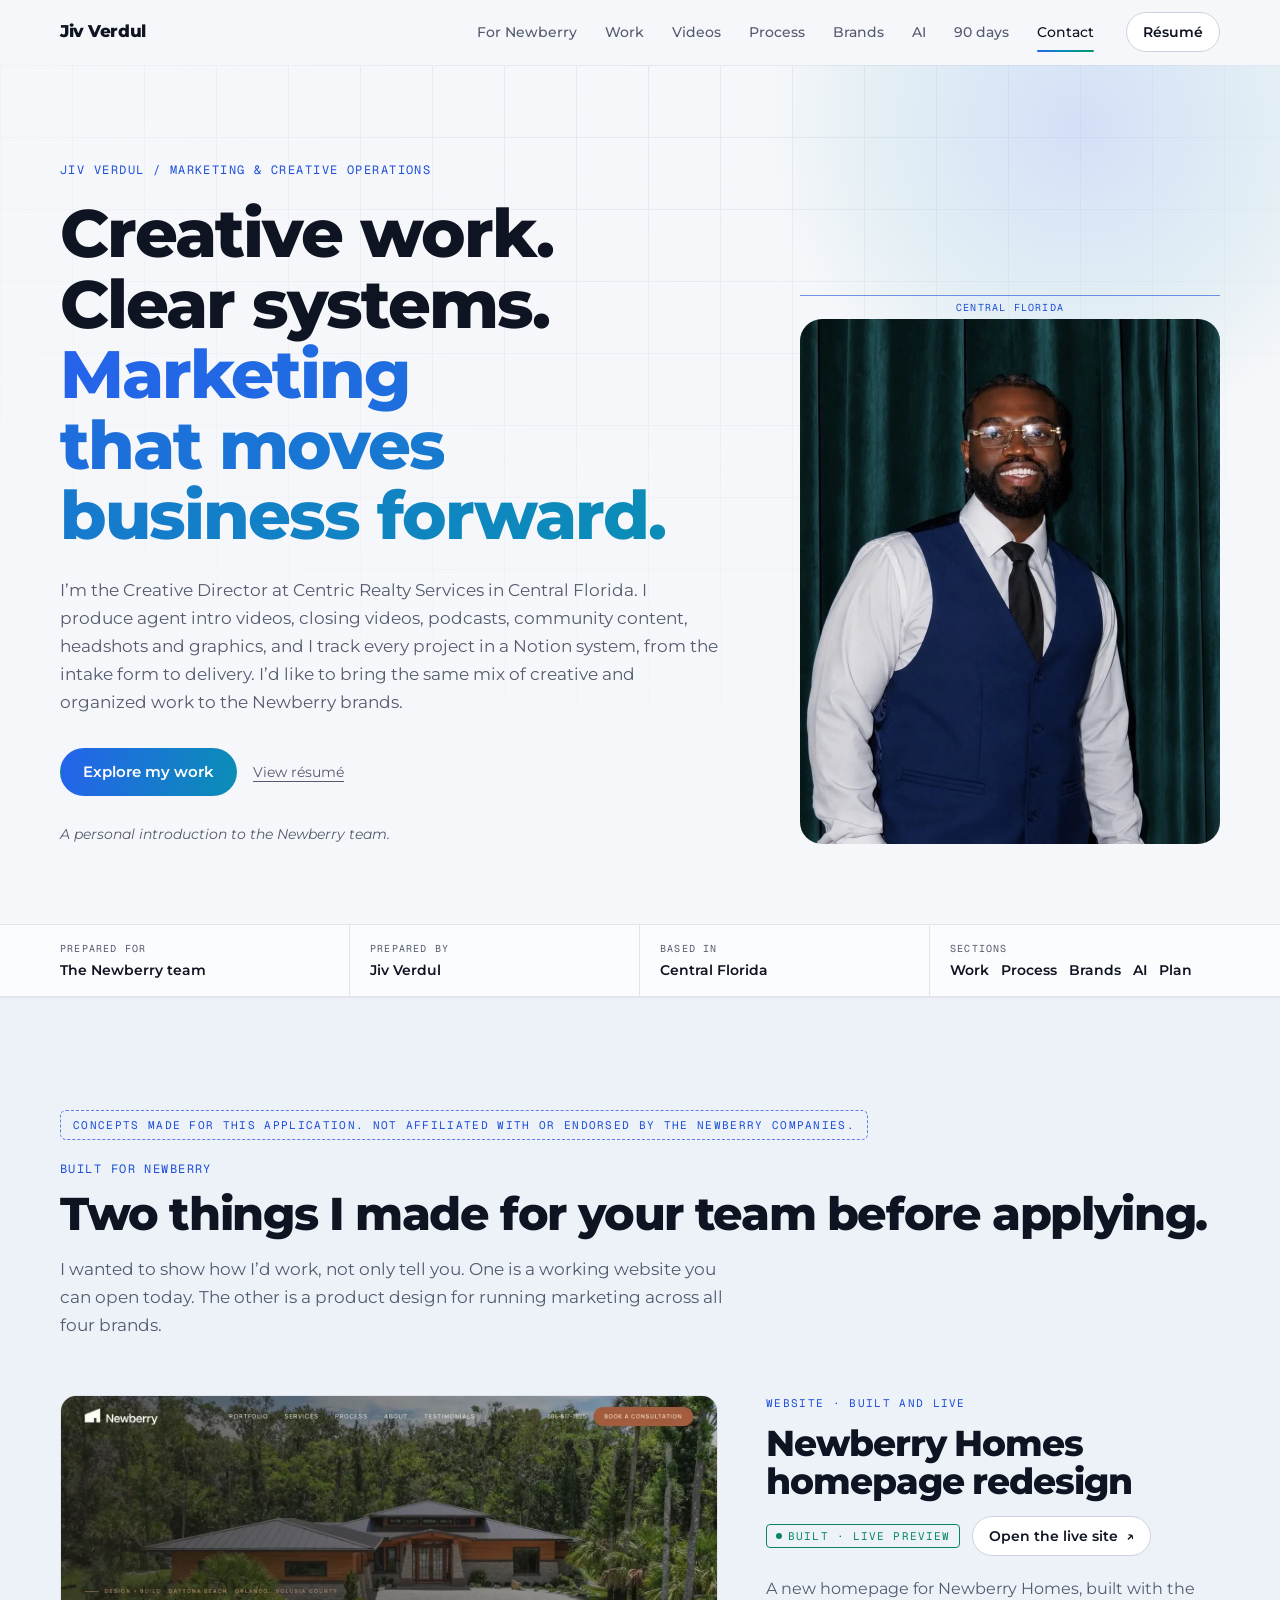
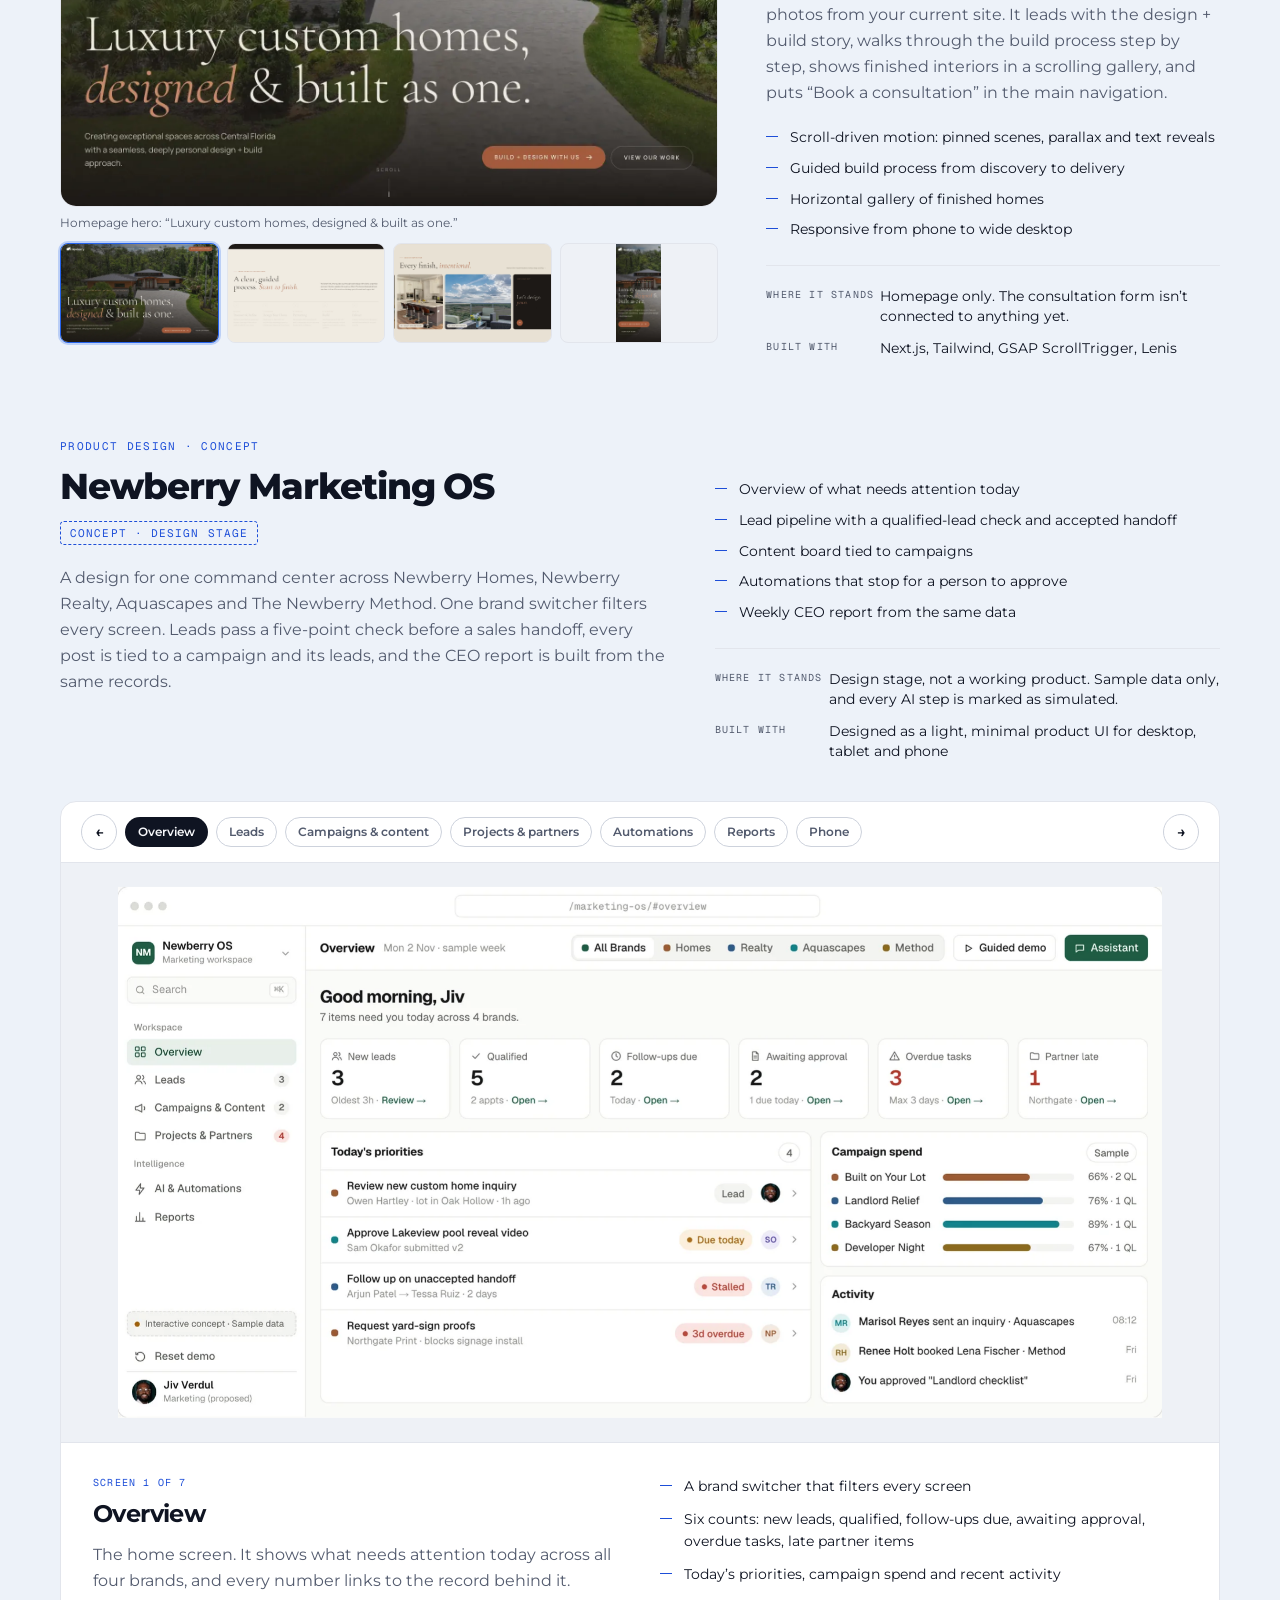
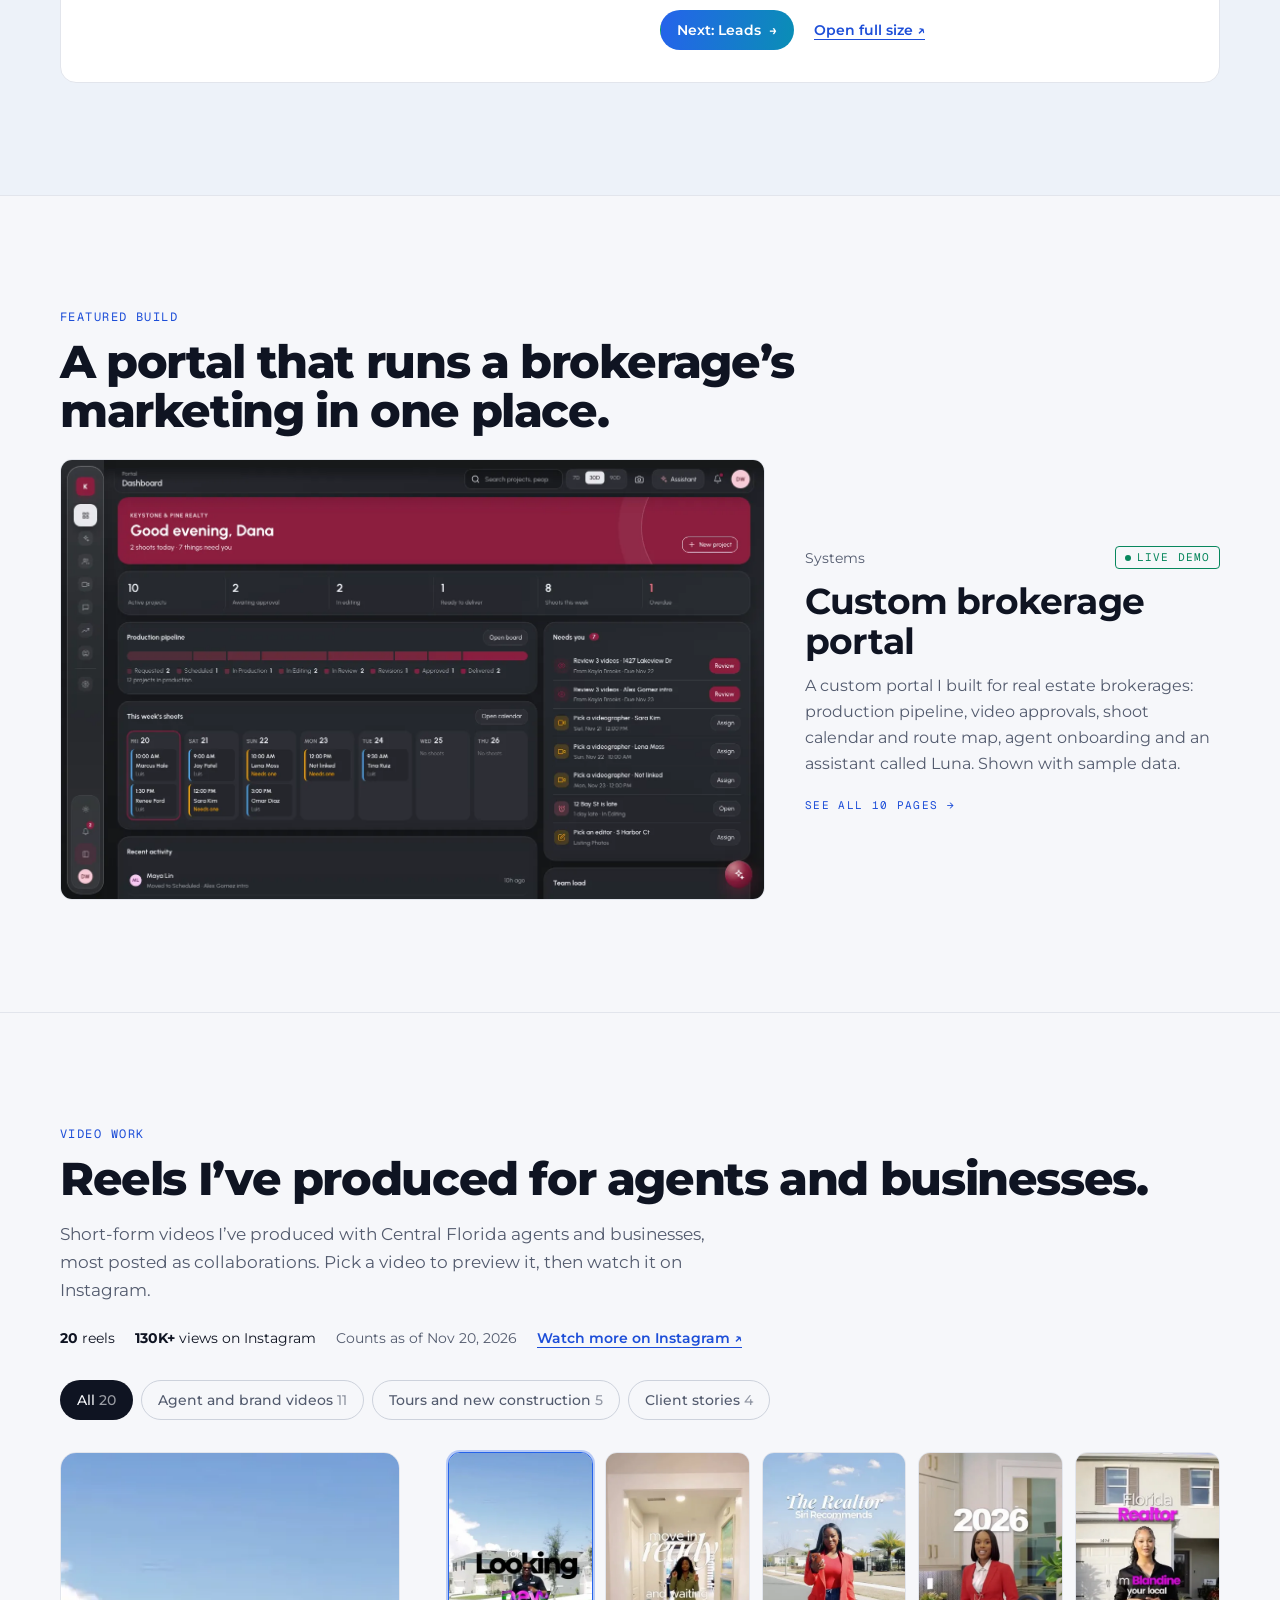
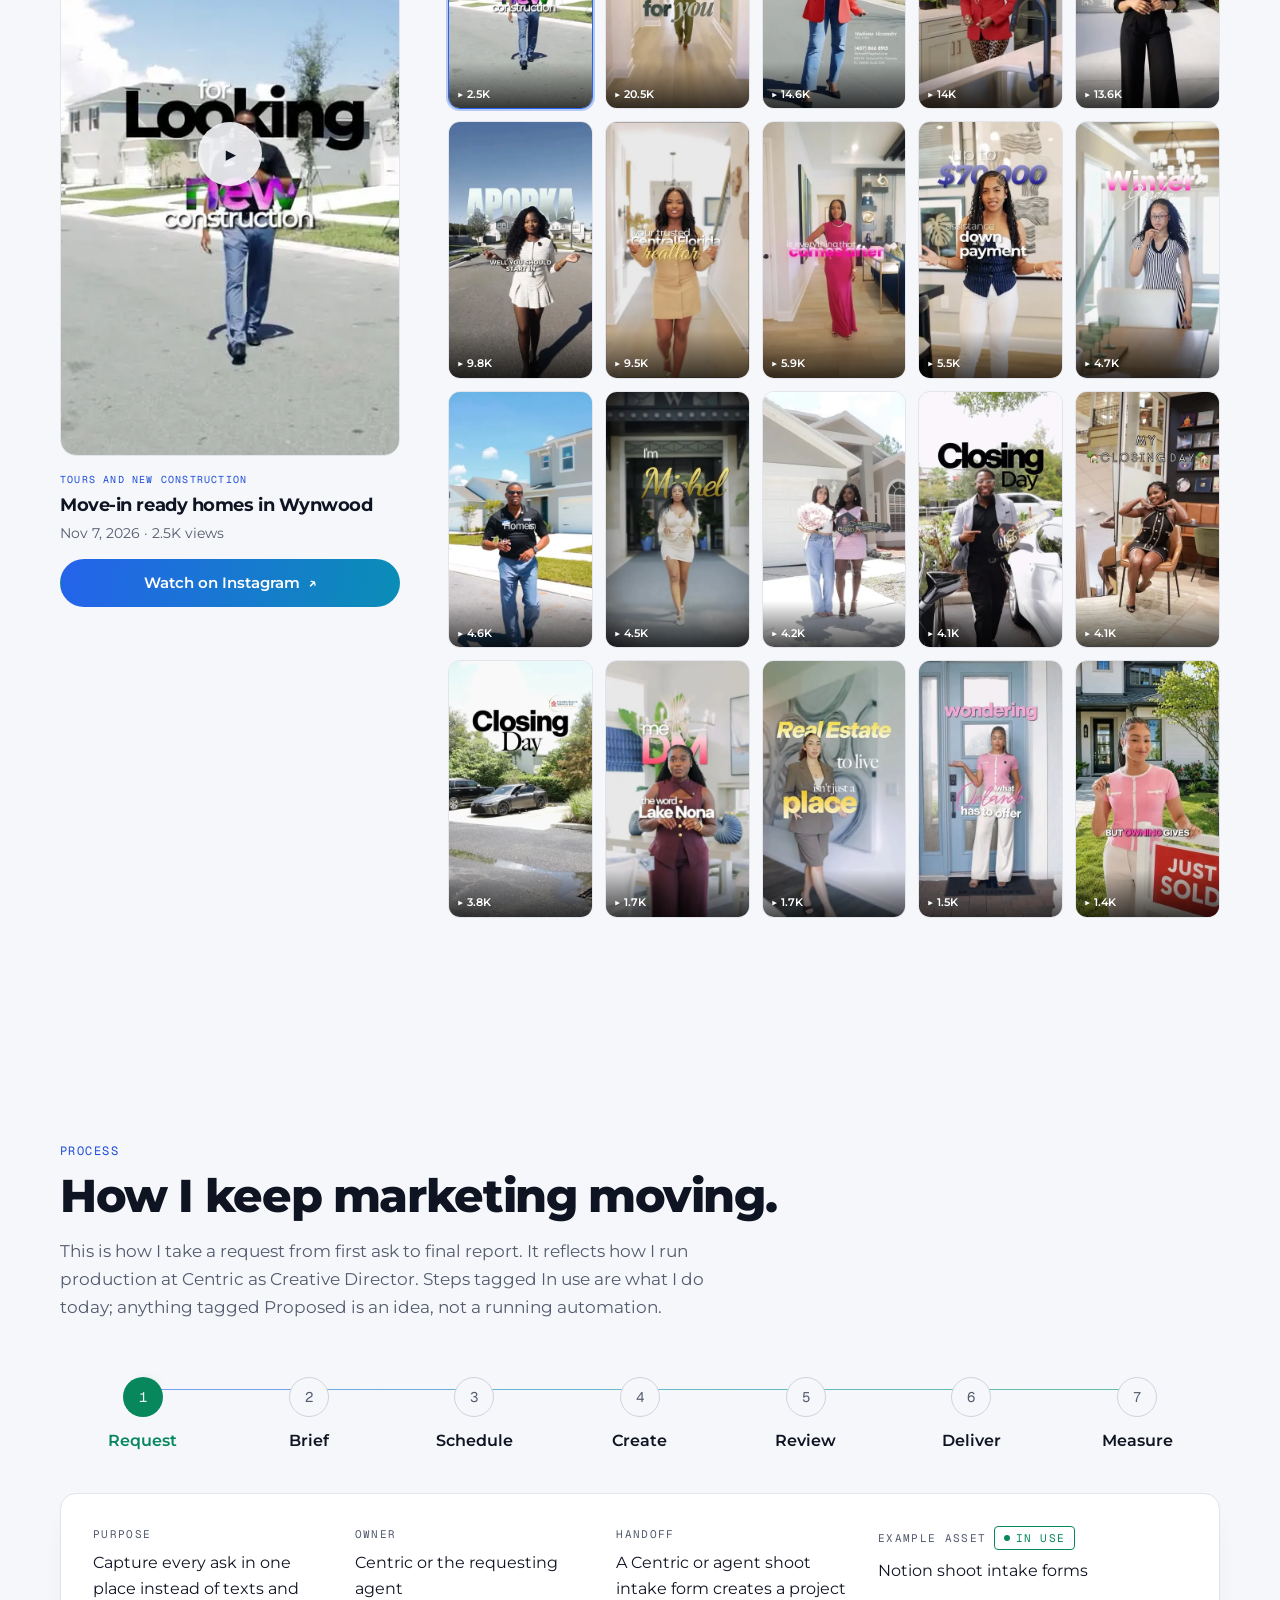
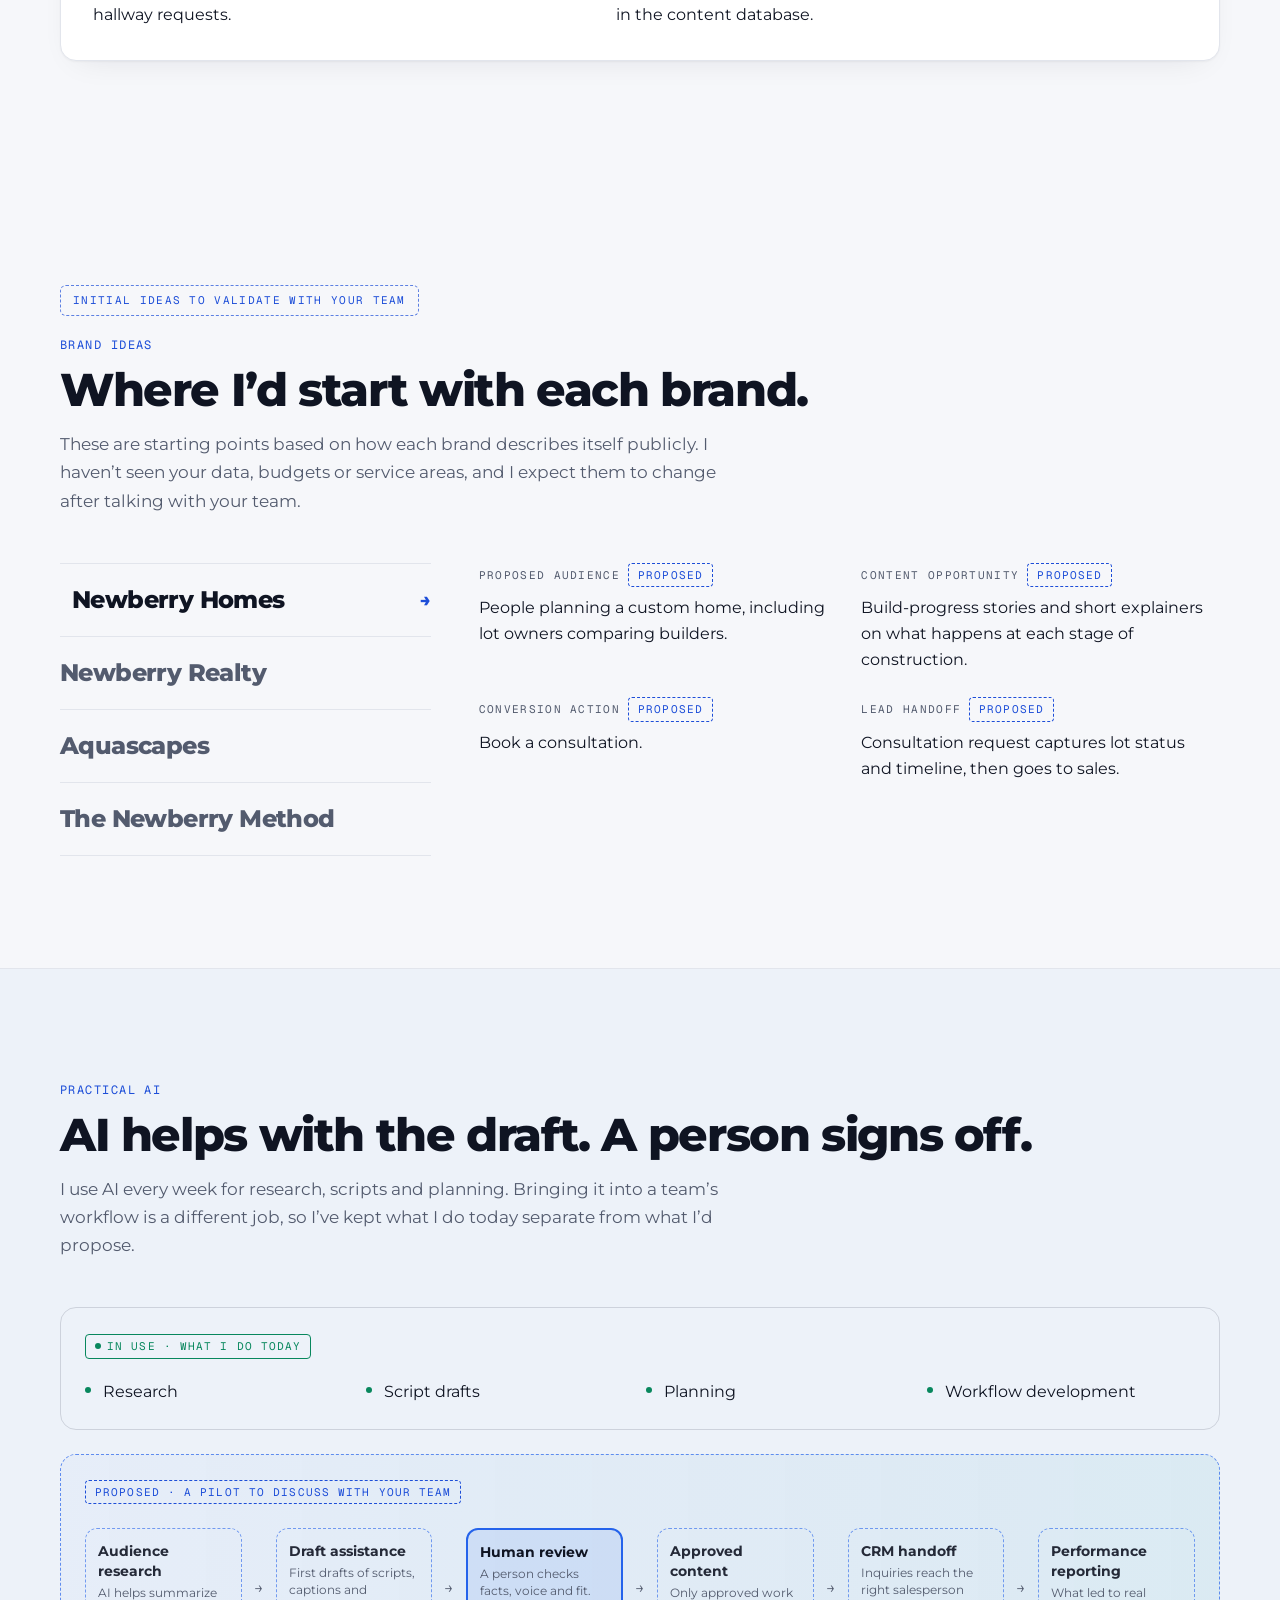
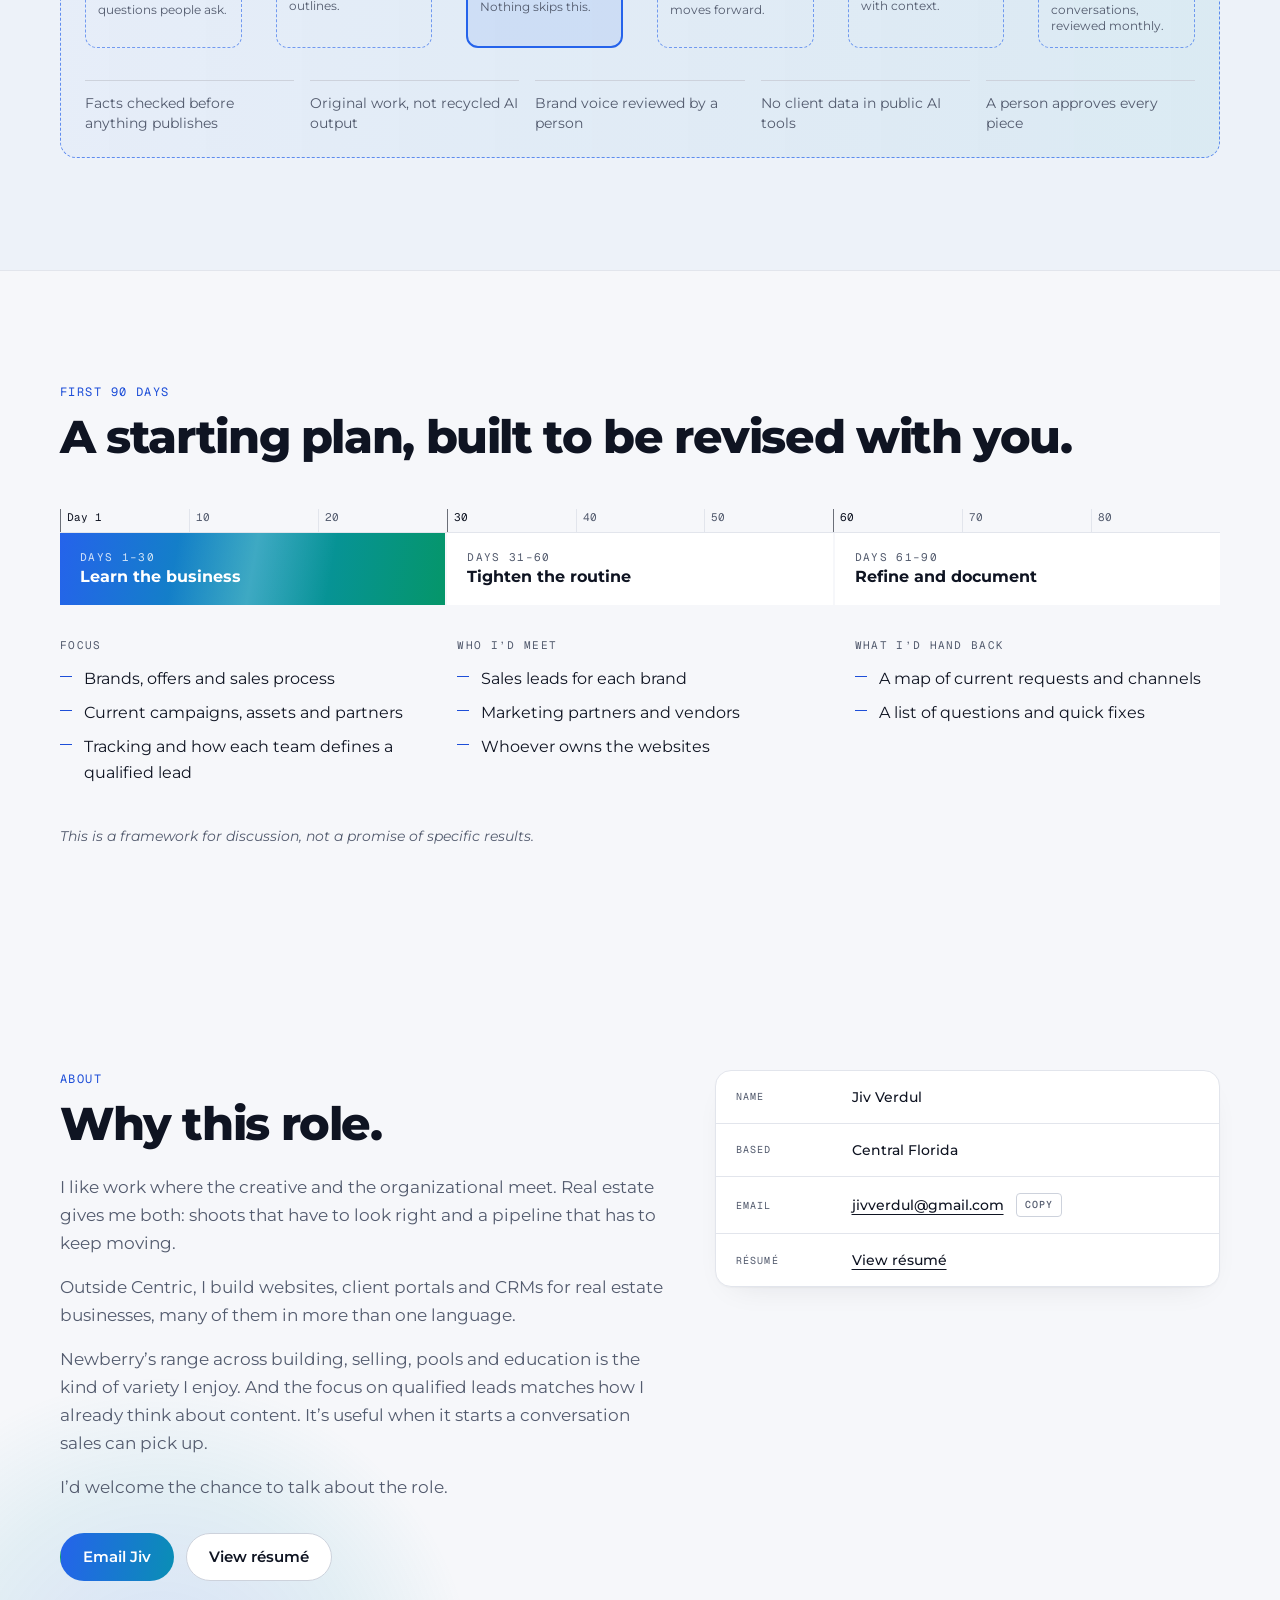
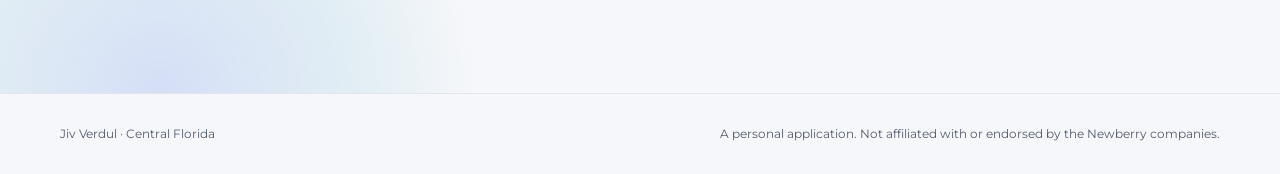
<file: index.html>
<!doctype html>
<html lang="en">
  <head>
    <meta charset="UTF-8" />
    <meta name="viewport" content="width=device-width, initial-scale=1.0" />
    <title>Jiv Verdul · Marketing &amp; Creative Operations</title>
    <meta name="description" content="A personal introduction from Jiv Verdul to the Newberry team: real estate content production, marketing operations, and a practical approach to AI." />
    <meta name="robots" content="noindex, nofollow" />
    <meta name="theme-color" content="#F6F7FA" />
    <link rel="icon" type="image/svg+xml" href="/favicon.svg" />
    <meta property="og:type" content="website" />
    <meta property="og:title" content="Jiv Verdul · Marketing & Creative Operations" />
    <meta property="og:description" content="Creative work. Clear systems. Marketing that moves business forward. A personal introduction to the Newberry team." />
    <meta property="og:image" content="/og.png" />
    <meta property="og:image:width" content="1200" />
    <meta property="og:image:height" content="630" />
    <meta name="twitter:card" content="summary_large_image" />
    <link rel="preconnect" href="https://fonts.googleapis.com" />
    <link rel="preconnect" href="https://fonts.gstatic.com" crossorigin />
    <link rel="stylesheet" href="https://fonts.googleapis.com/css2?family=Montserrat:wght@400;500;600;700;800&family=Geist+Mono:wght@400;500&display=swap" />
    <script type="module" crossorigin src="/assets/main-5-IeZ-2e.js"></script>
    <link rel="modulepreload" crossorigin href="/assets/ui-1X_FWVe6.js">
    <link rel="stylesheet" crossorigin href="/assets/ui-Cykhsk8A.css">
  </head>
  <body>
    <div id="root"></div>
  </body>
</html>
</file>
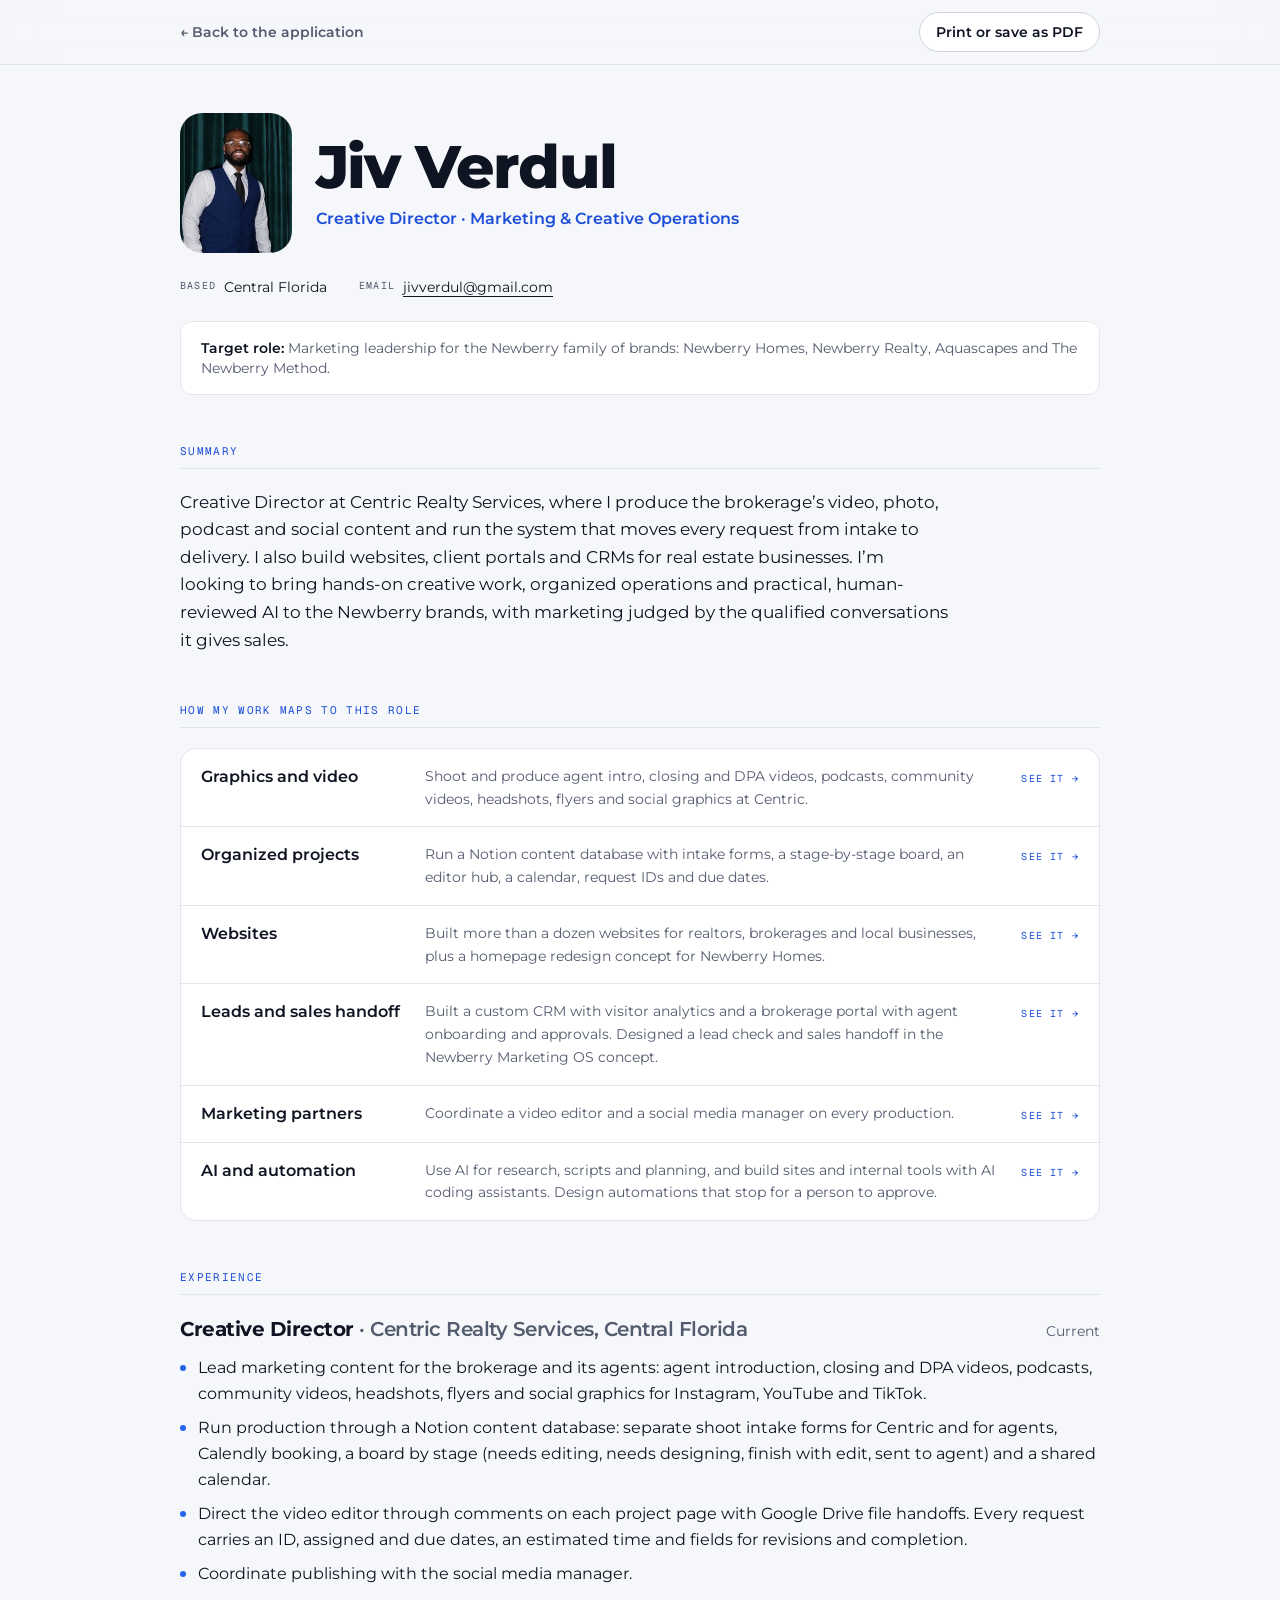
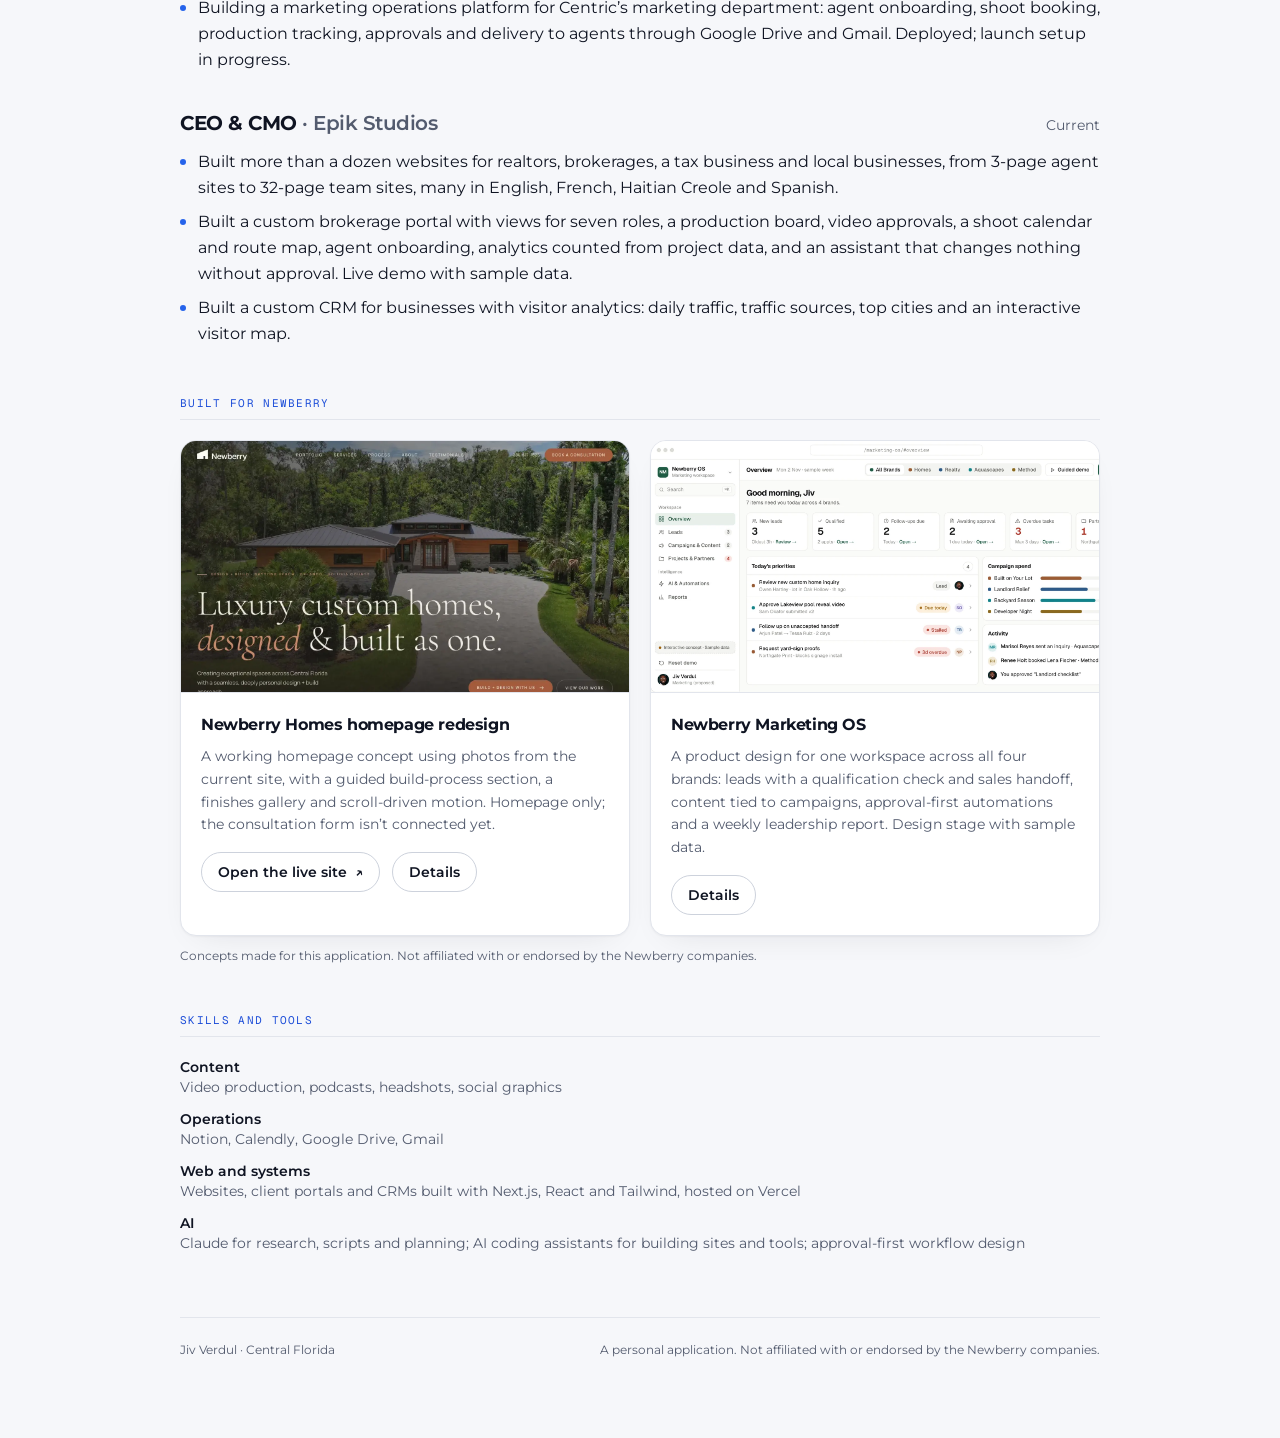
<file: resume/index.html>
<!doctype html>
<html lang="en">
  <head>
    <meta charset="UTF-8" />
    <meta name="viewport" content="width=device-width, initial-scale=1.0" />
    <title>Jiv Verdul · Résumé</title>
    <meta name="description" content="Résumé of Jiv Verdul, Creative Director at Centric Realty Services, tailored to the Newberry marketing leadership role." />
    <meta name="robots" content="noindex, nofollow" />
    <meta name="theme-color" content="#F6F7FA" />
    <link rel="icon" type="image/svg+xml" href="/favicon.svg" />
    <meta property="og:type" content="profile" />
    <meta property="og:title" content="Jiv Verdul · Résumé" />
    <meta property="og:description" content="Creative Director at Centric Realty Services. Tailored to the Newberry marketing leadership role." />
    <meta property="og:image" content="/og.png" />
    <meta name="twitter:card" content="summary_large_image" />
    <link rel="preconnect" href="https://fonts.googleapis.com" />
    <link rel="preconnect" href="https://fonts.gstatic.com" crossorigin />
    <link rel="stylesheet" href="https://fonts.googleapis.com/css2?family=Montserrat:wght@400;500;600;700;800&family=Geist+Mono:wght@400;500&display=swap" />
    <script type="module" crossorigin src="/assets/resume-QqkAqFY_.js"></script>
    <link rel="modulepreload" crossorigin href="/assets/ui-1X_FWVe6.js">
    <link rel="stylesheet" crossorigin href="/assets/ui-Cykhsk8A.css">
  </head>
  <body>
    <div id="root"></div>
  </body>
</html>
</file>
<file: assets/ui-Cykhsk8A.css>
/*! tailwindcss v4.3.3 | MIT License | https://tailwindcss.com */@layer properties{@supports (((-webkit-hyphens:none)) and (not (margin-trim:inline))) or ((-moz-orient:inline) and (not (color:rgb(from red r g b)))){*,:before,:after,::backdrop{--tw-rotate-x:initial;--tw-rotate-y:initial;--tw-rotate-z:initial;--tw-skew-x:initial;--tw-skew-y:initial;--tw-space-y-reverse:0;--tw-border-style:solid;--tw-gradient-position:initial;--tw-gradient-from:#0000;--tw-gradient-via:#0000;--tw-gradient-to:#0000;--tw-gradient-stops:initial;--tw-gradient-via-stops:initial;--tw-gradient-from-position:0%;--tw-gradient-via-position:50%;--tw-gradient-to-position:100%;--tw-leading:initial;--tw-font-weight:initial;--tw-tracking:initial;--tw-shadow:0 0 #0000;--tw-shadow-color:initial;--tw-shadow-alpha:100%;--tw-inset-shadow:0 0 #0000;--tw-inset-shadow-color:initial;--tw-inset-shadow-alpha:100%;--tw-ring-color:initial;--tw-ring-shadow:0 0 #0000;--tw-inset-ring-color:initial;--tw-inset-ring-shadow:0 0 #0000;--tw-ring-inset:initial;--tw-ring-offset-width:0px;--tw-ring-offset-color:#fff;--tw-ring-offset-shadow:0 0 #0000;--tw-blur:initial;--tw-brightness:initial;--tw-contrast:initial;--tw-grayscale:initial;--tw-hue-rotate:initial;--tw-invert:initial;--tw-opacity:initial;--tw-saturate:initial;--tw-sepia:initial;--tw-drop-shadow:initial;--tw-drop-shadow-color:initial;--tw-drop-shadow-alpha:100%;--tw-drop-shadow-size:initial;--tw-backdrop-blur:initial;--tw-backdrop-brightness:initial;--tw-backdrop-contrast:initial;--tw-backdrop-grayscale:initial;--tw-backdrop-hue-rotate:initial;--tw-backdrop-invert:initial;--tw-backdrop-opacity:initial;--tw-backdrop-saturate:initial;--tw-backdrop-sepia:initial;--tw-duration:initial;--tw-scale-x:1;--tw-scale-y:1;--tw-scale-z:1;--tw-translate-x:0;--tw-translate-y:0;--tw-translate-z:0}}}@layer theme{:root,:host{--font-sans:"Montserrat", "Helvetica Neue", Arial, sans-serif;--font-mono:"Geist Mono", ui-monospace, Menlo, monospace;--color-black:#000;--color-white:#fff;--spacing:.25rem;--text-xs:.75rem;--text-xs--line-height:calc(1 / .75);--text-sm:.875rem;--text-sm--line-height:calc(1.25 / .875);--text-base:1rem;--text-base--line-height: 1.5 ;--text-lg:1.125rem;--text-lg--line-height:calc(1.75 / 1.125);--text-xl:1.25rem;--text-xl--line-height:calc(1.75 / 1.25);--text-2xl:1.5rem;--text-2xl--line-height:calc(2 / 1.5);--text-3xl:1.875rem;--text-3xl--line-height: 1.2 ;--text-4xl:2.25rem;--text-4xl--line-height:calc(2.5 / 2.25);--font-weight-normal:400;--font-weight-medium:500;--font-weight-semibold:600;--font-weight-bold:700;--font-weight-extrabold:800;--tracking-tight:-.025em;--tracking-normal:0em;--leading-snug:1.375;--leading-relaxed:1.625;--radius-md:.375rem;--radius-lg:.5rem;--radius-xl:.75rem;--radius-2xl:1rem;--blur-xl:24px;--aspect-video:16 / 9;--default-transition-duration:.15s;--default-transition-timing-function:cubic-bezier(.4, 0, .2, 1);--default-font-family:var(--font-sans);--default-mono-font-family:var(--font-mono);--color-paper:#f6f7fa;--color-panel:#fff;--color-panel-2:#eef1f6;--color-tint:#edf2f9;--color-ink:#0f1422;--color-mist:#535b6e;--color-line:#e2e5ec;--color-line-2:#cdd2dc;--color-blue:#2563eb;--color-sky:#1d4ed8;--color-signal:#08875d;--color-slate:#64748b;--color-amber:#8a5a00}}@layer base{*,:after,:before,::backdrop{box-sizing:border-box;border:0 solid;margin:0;padding:0}::file-selector-button{box-sizing:border-box;border:0 solid;margin:0;padding:0}html,:host{-webkit-text-size-adjust:100%;-moz-tab-size:4;tab-size:4;line-height:1.5;font-family:var(--default-font-family,-apple-system, BlinkMacSystemFont, "Segoe UI", Roboto, "Helvetica Neue", "Noto Sans", Arial, sans-serif, "Apple Color Emoji", "Segoe UI Emoji", "Segoe UI Symbol", "Noto Color Emoji");font-feature-settings:var(--default-font-feature-settings,normal);font-variation-settings:var(--default-font-variation-settings,normal);-webkit-tap-highlight-color:transparent}hr{height:0;color:inherit;border-top-width:1px}abbr:where([title]){-webkit-text-decoration:underline dotted;text-decoration:underline dotted}h1,h2,h3,h4,h5,h6{font-size:inherit;font-weight:inherit}a{color:inherit;-webkit-text-decoration:inherit;text-decoration:inherit}b,strong{font-weight:bolder}code,kbd,samp,pre{font-family:var(--default-mono-font-family,ui-monospace, SFMono-Regular, Menlo, Monaco, Consolas, "Liberation Mono", "Courier New", monospace);font-feature-settings:var(--default-mono-font-feature-settings,normal);font-variation-settings:var(--default-mono-font-variation-settings,normal);font-size:1em}small{font-size:80%}sub,sup{vertical-align:baseline;font-size:75%;line-height:0;position:relative}sub{bottom:-.25em}sup{top:-.5em}table{text-indent:0;border-color:inherit;border-collapse:collapse}:-moz-focusring:where(:not(iframe)){outline:auto}progress{vertical-align:baseline}summary{display:list-item}ol,ul,menu{list-style:none}img,svg,video,canvas,audio,iframe,embed,object{vertical-align:middle;display:block}img,video{max-width:100%;height:auto}button,input,select,optgroup,textarea{font:inherit;font-feature-settings:inherit;font-variation-settings:inherit;letter-spacing:inherit;color:inherit;opacity:1;background-color:#0000;border-radius:0}::file-selector-button{font:inherit;font-feature-settings:inherit;font-variation-settings:inherit;letter-spacing:inherit;color:inherit;opacity:1;background-color:#0000;border-radius:0}:where(select:is([multiple],[size])) optgroup{font-weight:bolder}:where(select:is([multiple],[size])) optgroup option{padding-inline-start:20px}::file-selector-button{margin-inline-end:4px}::placeholder{opacity:1}@supports (not ((-webkit-appearance:-apple-pay-button))) or (contain-intrinsic-size:1px){::placeholder{color:currentColor}@supports (color:color-mix(in lab,red,red)){::placeholder{color:color-mix(in oklab,currentcolor 50%,transparent)}}}textarea{resize:vertical}::-webkit-search-decoration{-webkit-appearance:none}::-webkit-date-and-time-value{min-height:1lh;text-align:inherit}::-webkit-datetime-edit{display:inline-flex}::-webkit-datetime-edit-fields-wrapper{padding:0}::-webkit-datetime-edit{padding-block:0}::-webkit-datetime-edit-year-field{padding-block:0}::-webkit-datetime-edit-month-field{padding-block:0}::-webkit-datetime-edit-day-field{padding-block:0}::-webkit-datetime-edit-hour-field{padding-block:0}::-webkit-datetime-edit-minute-field{padding-block:0}::-webkit-datetime-edit-second-field{padding-block:0}::-webkit-datetime-edit-millisecond-field{padding-block:0}::-webkit-datetime-edit-meridiem-field{padding-block:0}::-webkit-calendar-picker-indicator{line-height:1}:-moz-ui-invalid{box-shadow:none}button,input:where([type=button],[type=reset],[type=submit]){-webkit-appearance:button;-moz-appearance:button;appearance:button}::file-selector-button{-webkit-appearance:button;-moz-appearance:button;appearance:button}::-webkit-inner-spin-button{height:auto}::-webkit-outer-spin-button{height:auto}[hidden]:where(:not([hidden=until-found])){display:none!important}}@layer components{.wrap{max-width:1200px;padding-inline:max(20px,env(safe-area-inset-left,0px));margin-inline:auto}.label{font-family:var(--font-mono);letter-spacing:.12em;text-transform:uppercase;font-size:12px}.display{letter-spacing:-.03em;text-wrap:balance;font-weight:800;line-height:1.06}.lede{color:var(--color-mist);max-width:62ch;font-size:17px;line-height:1.65}.grad-text{background:var(--grad);color:#0000;background-size:220% 100%;-webkit-background-clip:text;background-clip:text;animation:5s ease-in-out infinite alternate gradShift}.btn{border:1px solid var(--color-line-2);min-height:48px;color:var(--color-ink);background-color:var(--color-panel);border-radius:999px;justify-content:center;align-items:center;gap:8px;padding:0 22px;font-size:15px;font-weight:600;transition:transform .2s,border-color .2s,background-color .2s;display:inline-flex}.btn:hover{border-color:var(--color-blue);transform:translateY(-2px)}.btn-primary{background:var(--grad);color:#fff;background-size:220% 100%;border-color:#0000;animation:5s ease-in-out infinite alternate gradShift,3.2s ease-in-out infinite btnGlow}.verify{color:var(--color-amber);background:#f5b42833;border-radius:3px;padding:0 .25em;box-shadow:inset 0 -1px #c88c0080}.chip{font-family:var(--font-mono);letter-spacing:.1em;text-transform:uppercase;white-space:nowrap;border:1px solid;border-radius:4px;align-items:center;gap:6px;padding:3px 9px;font-size:11px;display:inline-flex}.chip-live{color:var(--color-signal)}.chip-proposed{color:var(--color-sky);border-style:dashed}.chip-pending{color:var(--color-slate);border-style:dotted}.chip-dot{background:currentColor;border-radius:50%;width:6px;height:6px;animation:1.8s ease-in-out infinite pulseDot}.panel{background:var(--color-panel);border:1px solid var(--color-line);border-radius:16px;box-shadow:0 1px 2px #0f14220a,0 12px 32px -18px #0f14221f}.hatch{border:1px solid var(--color-line);background:repeating-linear-gradient(45deg,#2563eb12 0 1px,transparent 1px 9px),var(--color-panel-2);border-radius:14px;place-items:center;display:grid;position:relative;overflow:hidden}.hatch:after{content:"";pointer-events:none;background:linear-gradient(100deg,#0000 30%,#ffffffb3,#0000 70%);animation:3.6s ease-in-out infinite sweep;position:absolute;top:0;right:0;bottom:0;left:0}.stockish{border:1px solid var(--color-line);background:radial-gradient(60% 80% at 20% 30%,#2563eb47,#0000),radial-gradient(50% 70% at 80% 70%,#05966938,#0000),linear-gradient(160deg,#e4ecf8,#ddeff0);border-radius:14px;animation:16s ease-in-out infinite alternate kenburns;position:relative;overflow:hidden}.hero-grid{pointer-events:none;opacity:.9;background-image:linear-gradient(var(--color-line) 1px,transparent 1px),linear-gradient(90deg,var(--color-line) 1px,transparent 1px);background-size:72px 72px;animation:18s linear infinite gridPan;position:absolute;top:0;right:0;bottom:0;left:0;-webkit-mask-image:radial-gradient(70% 80% at 50% 0,#000,#0000);mask-image:radial-gradient(70% 80% at 50% 0,#000,#0000)}.hero-glow{pointer-events:none;background:radial-gradient(circle,#2563eb29,#0891b214 45%,#0000 70%);width:640px;height:640px;animation:14s ease-in-out infinite alternate drift;position:absolute;top:-260px;right:-120px}.rise{animation:.9s cubic-bezier(.2,.7,.2,1) both rise}.portrait-frame{border-radius:22px;animation:5s ease-in-out infinite glow}.tab-line{background:var(--grad)}.travel-dot{background:var(--color-signal);width:10px;height:10px;box-shadow:0 0 14px var(--color-signal);border-radius:50%;animation:4.5s ease-in-out infinite travel;position:absolute}.ring-live{animation:1.8s ease-out infinite ring}.ring-gate{animation:2s ease-out infinite ringGate}.blink{animation:2.4s ease-in-out infinite blink}.shimmer-flow{background:linear-gradient(90deg,#2563eb08,#0891b214,#2563eb08) 0 0/200% 100%;animation:6s linear infinite flow}.sweep-on{position:relative;overflow:hidden}.sweep-on:after{content:"";pointer-events:none;background:linear-gradient(100deg,#0000 30%,#ffffff38,#0000 70%);animation:2.8s ease-in-out infinite sweep;position:absolute;top:0;right:0;bottom:0;left:0}.cascade>*{animation:.5s cubic-bezier(.2,.7,.2,1) both fadeUp}.cascade>:nth-child(2){animation-delay:70ms}.cascade>:nth-child(3){animation-delay:.14s}.cascade>:nth-child(4){animation-delay:.21s}.cascade>:nth-child(5){animation-delay:.28s}.scan:before{content:"";pointer-events:none;z-index:1;background:linear-gradient(#0000,#2563eb1f,#0000);height:14%;animation:4s linear infinite scan;position:absolute;left:0;right:0}.card-lift{transition:transform .3s cubic-bezier(.2,.7,.2,1)}.card-lift:hover,.card-lift:focus-visible{transform:translateY(-6px)}.card-lift .media{transition:box-shadow .3s}.card-lift:hover .media,.card-lift:focus-visible .media{box-shadow:0 0 0 1px #2563eb,0 18px 44px -16px #2563eb59}dialog.sheet{color:inherit;background:0 0;border:0;width:100%;max-width:min(1040px,100vw - 32px);max-height:calc(100dvh - 32px);margin:auto;padding:0}dialog.sheet::backdrop{-webkit-backdrop-filter:blur(6px);backdrop-filter:blur(6px);background:#0f142273}dialog.sheet[open]{animation:.35s cubic-bezier(.2,.7,.2,1) both fadeUp}dialog.menu{background:var(--color-paper);color:inherit;border:0;width:100%;max-width:none;height:100dvh;max-height:none;margin:0;padding:0}dialog.menu::backdrop{background:#0f142273}}@layer utilities{.pointer-events-none{pointer-events:none}.visible{visibility:visible}.sr-only{clip-path:inset(50%);white-space:nowrap;border-width:0;width:1px;height:1px;margin:-1px;padding:0;position:absolute;overflow:hidden}.absolute{position:absolute}.fixed{position:fixed}.relative{position:relative}.sticky{position:sticky}.inset-0{top:0;right:0;bottom:0;left:0}.inset-x-0{inset-inline:0}.-top-6{top:calc(var(--spacing) * -6)}.-top-\[4\.5px\]{top:-4.5px}.top-0{top:0}.top-4{top:calc(var(--spacing) * 4)}.top-5{top:calc(var(--spacing) * 5)}.right-4{right:calc(var(--spacing) * 4)}.right-\[7\%\]{right:7%}.-bottom-0\.5{bottom:calc(var(--spacing) * -.5)}.bottom-0{bottom:0}.bottom-3{bottom:calc(var(--spacing) * 3)}.left-3{left:calc(var(--spacing) * 3)}.left-\[7\%\]{left:7%}.z-10{z-index:10}.z-40{z-index:40}.z-\[1\]{z-index:1}.-mx-1{margin-inline:calc(var(--spacing) * -1)}.mx-auto{margin-inline:auto}.mt-1{margin-top:var(--spacing)}.mt-2{margin-top:calc(var(--spacing) * 2)}.mt-2\.5{margin-top:calc(var(--spacing) * 2.5)}.mt-3{margin-top:calc(var(--spacing) * 3)}.mt-4{margin-top:calc(var(--spacing) * 4)}.mt-5{margin-top:calc(var(--spacing) * 5)}.mt-6{margin-top:calc(var(--spacing) * 6)}.mt-7{margin-top:calc(var(--spacing) * 7)}.mt-8{margin-top:calc(var(--spacing) * 8)}.mt-10{margin-top:calc(var(--spacing) * 10)}.mt-12{margin-top:calc(var(--spacing) * 12)}.mt-14{margin-top:calc(var(--spacing) * 14)}.mt-16{margin-top:calc(var(--spacing) * 16)}.mr-auto{margin-right:auto}.mb-5{margin-bottom:calc(var(--spacing) * 5)}.ml-1{margin-left:var(--spacing)}.ml-auto{margin-left:auto}.block{display:block}.contents{display:contents}.flex{display:flex}.grid{display:grid}.hidden{display:none}.inline{display:inline}.inline-block{display:inline-block}.aspect-\[2\/1\]{aspect-ratio:2}.aspect-\[4\/3\]{aspect-ratio:4/3}.aspect-\[4\/5\]{aspect-ratio:4/5}.aspect-\[9\/16\]{aspect-ratio:9/16}.aspect-\[16\/9\]{aspect-ratio:16/9}.aspect-\[16\/10\]{aspect-ratio:16/10}.aspect-\[21\/9\]{aspect-ratio:21/9}.aspect-video{aspect-ratio:var(--aspect-video)}.size-1\.5{width:calc(var(--spacing) * 1.5);height:calc(var(--spacing) * 1.5)}.size-10{width:calc(var(--spacing) * 10);height:calc(var(--spacing) * 10)}.size-16{width:calc(var(--spacing) * 16);height:calc(var(--spacing) * 16)}.h-0\.5{height:calc(var(--spacing) * .5)}.h-16{height:calc(var(--spacing) * 16)}.h-auto{height:auto}.h-full{height:100%}.h-px{height:1px}.max-h-\[calc\(100dvh-32px\)\]{max-height:calc(100dvh - 32px)}.max-h-\[calc\(100dvh-230px\)\]{max-height:calc(100dvh - 230px)}.min-h-9{min-height:calc(var(--spacing) * 9)}.min-h-10{min-height:calc(var(--spacing) * 10)}.w-3{width:calc(var(--spacing) * 3)}.w-9{width:calc(var(--spacing) * 9)}.w-24{width:calc(var(--spacing) * 24)}.w-auto{width:auto}.w-full{width:100%}.max-w-\[70ch\]{max-width:70ch}.max-w-\[75ch\]{max-width:75ch}.max-w-\[340px\]{max-width:340px}.max-w-\[420px\]{max-width:420px}.max-w-\[960px\]{max-width:960px}.max-w-full{max-width:100%}.min-w-0{min-width:0}.flex-1{flex:1}.shrink-0{flex-shrink:0}.transform{transform:var(--tw-rotate-x,) var(--tw-rotate-y,) var(--tw-rotate-z,) var(--tw-skew-x,) var(--tw-skew-y,)}.cursor-pointer{cursor:pointer}.resize{resize:both}.scroll-mt-20{scroll-margin-top:calc(var(--spacing) * 20)}.grid-cols-2{grid-template-columns:repeat(2,minmax(0,1fr))}.grid-cols-3{grid-template-columns:repeat(3,minmax(0,1fr))}.grid-cols-9{grid-template-columns:repeat(9,minmax(0,1fr))}.grid-cols-\[100px_1fr\]{grid-template-columns:100px 1fr}.grid-cols-\[minmax\(0\,1fr\)\]{grid-template-columns:minmax(0,1fr)}.flex-col{flex-direction:column}.flex-wrap{flex-wrap:wrap}.place-items-center{place-items:center}.content-start{align-content:flex-start}.items-baseline{align-items:baseline}.items-center{align-items:center}.items-end{align-items:flex-end}.items-start{align-items:flex-start}.justify-between{justify-content:space-between}.justify-end{justify-content:flex-end}.justify-items-center{justify-items:center}.gap-1{gap:var(--spacing)}.gap-1\.5{gap:calc(var(--spacing) * 1.5)}.gap-2{gap:calc(var(--spacing) * 2)}.gap-2\.5{gap:calc(var(--spacing) * 2.5)}.gap-3{gap:calc(var(--spacing) * 3)}.gap-4{gap:calc(var(--spacing) * 4)}.gap-5{gap:calc(var(--spacing) * 5)}.gap-6{gap:calc(var(--spacing) * 6)}.gap-7{gap:calc(var(--spacing) * 7)}.gap-8{gap:calc(var(--spacing) * 8)}.gap-9{gap:calc(var(--spacing) * 9)}.gap-10{gap:calc(var(--spacing) * 10)}.gap-12{gap:calc(var(--spacing) * 12)}.gap-20{gap:calc(var(--spacing) * 20)}:where(.space-y-3>:not(:last-child)){--tw-space-y-reverse:0;margin-block-start:calc(calc(var(--spacing) * 3) * var(--tw-space-y-reverse));margin-block-end:calc(calc(var(--spacing) * 3) * calc(1 - var(--tw-space-y-reverse)))}.gap-x-3{column-gap:calc(var(--spacing) * 3)}.gap-x-4{column-gap:calc(var(--spacing) * 4)}.gap-x-5{column-gap:calc(var(--spacing) * 5)}.gap-x-6{column-gap:calc(var(--spacing) * 6)}.gap-x-8{column-gap:calc(var(--spacing) * 8)}.gap-x-12{column-gap:calc(var(--spacing) * 12)}.gap-y-1{row-gap:var(--spacing)}.gap-y-2{row-gap:calc(var(--spacing) * 2)}.gap-y-3{row-gap:calc(var(--spacing) * 3)}.gap-y-5{row-gap:calc(var(--spacing) * 5)}.self-start{align-self:flex-start}.overflow-hidden{overflow:hidden}.overflow-x-auto{overflow-x:auto}.overflow-y-auto{overflow-y:auto}.rounded{border-radius:.25rem}.rounded-2xl{border-radius:var(--radius-2xl)}.rounded-full{border-radius:3.40282e38px}.rounded-lg{border-radius:var(--radius-lg)}.rounded-md{border-radius:var(--radius-md)}.rounded-xl{border-radius:var(--radius-xl)}.border{border-style:var(--tw-border-style);border-width:1px}.border-2{border-style:var(--tw-border-style);border-width:2px}.border-y{border-block-style:var(--tw-border-style);border-block-width:1px}.border-t{border-top-style:var(--tw-border-style);border-top-width:1px}.border-b{border-bottom-style:var(--tw-border-style);border-bottom-width:1px}.border-l{border-left-style:var(--tw-border-style);border-left-width:1px}.border-dashed{--tw-border-style:dashed;border-style:dashed}.border-amber\/30{border-color:#8a5a004d}@supports (color:color-mix(in lab,red,red)){.border-amber\/30{border-color:color-mix(in oklab,var(--color-amber) 30%,transparent)}}.border-blue{border-color:var(--color-blue)}.border-blue\/60{border-color:#2563eb99}@supports (color:color-mix(in lab,red,red)){.border-blue\/60{border-color:color-mix(in oklab,var(--color-blue) 60%,transparent)}}.border-blue\/70{border-color:#2563ebb3}@supports (color:color-mix(in lab,red,red)){.border-blue\/70{border-color:color-mix(in oklab,var(--color-blue) 70%,transparent)}}.border-ink\/60{border-color:#0f142299}@supports (color:color-mix(in lab,red,red)){.border-ink\/60{border-color:color-mix(in oklab,var(--color-ink) 60%,transparent)}}.border-line{border-color:var(--color-line)}.border-line-2{border-color:var(--color-line-2)}.border-sky\/60{border-color:#1d4ed899}@supports (color:color-mix(in lab,red,red)){.border-sky\/60{border-color:color-mix(in oklab,var(--color-sky) 60%,transparent)}}.border-sky\/70{border-color:#1d4ed8b3}@supports (color:color-mix(in lab,red,red)){.border-sky\/70{border-color:color-mix(in oklab,var(--color-sky) 70%,transparent)}}.border-transparent{border-color:#0000}.bg-\[\#141518\]{background-color:#141518}.bg-amber\/10{background-color:#8a5a001a}@supports (color:color-mix(in lab,red,red)){.bg-amber\/10{background-color:color-mix(in oklab,var(--color-amber) 10%,transparent)}}.bg-black{background-color:var(--color-black)}.bg-blue{background-color:var(--color-blue)}.bg-blue\/10{background-color:#2563eb1a}@supports (color:color-mix(in lab,red,red)){.bg-blue\/10{background-color:color-mix(in oklab,var(--color-blue) 10%,transparent)}}.bg-ink{background-color:var(--color-ink)}.bg-panel{background-color:var(--color-panel)}.bg-panel-2{background-color:var(--color-panel-2)}.bg-panel\/60{background-color:#fff9}@supports (color:color-mix(in lab,red,red)){.bg-panel\/60{background-color:color-mix(in oklab,var(--color-panel) 60%,transparent)}}.bg-panel\/95{background-color:#fffffff2}@supports (color:color-mix(in lab,red,red)){.bg-panel\/95{background-color:color-mix(in oklab,var(--color-panel) 95%,transparent)}}.bg-paper{background-color:var(--color-paper)}.bg-paper\/75{background-color:#f6f7fabf}@supports (color:color-mix(in lab,red,red)){.bg-paper\/75{background-color:color-mix(in oklab,var(--color-paper) 75%,transparent)}}.bg-paper\/80{background-color:#f6f7facc}@supports (color:color-mix(in lab,red,red)){.bg-paper\/80{background-color:color-mix(in oklab,var(--color-paper) 80%,transparent)}}.bg-paper\/90{background-color:#f6f7fae6}@supports (color:color-mix(in lab,red,red)){.bg-paper\/90{background-color:color-mix(in oklab,var(--color-paper) 90%,transparent)}}.bg-signal{background-color:var(--color-signal)}.bg-sky{background-color:var(--color-sky)}.bg-tint{background-color:var(--color-tint)}.bg-tint\/70{background-color:#edf2f9b3}@supports (color:color-mix(in lab,red,red)){.bg-tint\/70{background-color:color-mix(in oklab,var(--color-tint) 70%,transparent)}}.bg-gradient-to-t{--tw-gradient-position:to top in oklab;background-image:linear-gradient(var(--tw-gradient-stops))}.from-black\/70{--tw-gradient-from:#000000b3}@supports (color:color-mix(in lab,red,red)){.from-black\/70{--tw-gradient-from:color-mix(in oklab, var(--color-black) 70%, transparent)}}.from-black\/70{--tw-gradient-stops:var(--tw-gradient-via-stops,var(--tw-gradient-position), var(--tw-gradient-from) var(--tw-gradient-from-position), var(--tw-gradient-to) var(--tw-gradient-to-position))}.to-transparent{--tw-gradient-to:transparent;--tw-gradient-stops:var(--tw-gradient-via-stops,var(--tw-gradient-position), var(--tw-gradient-from) var(--tw-gradient-from-position), var(--tw-gradient-to) var(--tw-gradient-to-position))}.object-contain{object-fit:contain}.object-cover{object-fit:cover}.object-left-top{object-position:left top}.object-top{object-position:top}.p-3{padding:calc(var(--spacing) * 3)}.p-4{padding:calc(var(--spacing) * 4)}.p-5{padding:calc(var(--spacing) * 5)}.p-6{padding:calc(var(--spacing) * 6)}.px-0{padding-inline:0}.px-1{padding-inline:var(--spacing)}.px-2{padding-inline:calc(var(--spacing) * 2)}.px-3{padding-inline:calc(var(--spacing) * 3)}.px-4{padding-inline:calc(var(--spacing) * 4)}.px-5{padding-inline:calc(var(--spacing) * 5)}.px-6{padding-inline:calc(var(--spacing) * 6)}.py-0\.5{padding-block:calc(var(--spacing) * .5)}.py-1{padding-block:var(--spacing)}.py-1\.5{padding-block:calc(var(--spacing) * 1.5)}.py-2{padding-block:calc(var(--spacing) * 2)}.py-3{padding-block:calc(var(--spacing) * 3)}.py-4{padding-block:calc(var(--spacing) * 4)}.py-8{padding-block:calc(var(--spacing) * 8)}.py-20{padding-block:calc(var(--spacing) * 20)}.pt-0\.5{padding-top:calc(var(--spacing) * .5)}.pt-1{padding-top:var(--spacing)}.pt-3{padding-top:calc(var(--spacing) * 3)}.pt-5{padding-top:calc(var(--spacing) * 5)}.pt-6{padding-top:calc(var(--spacing) * 6)}.pt-8{padding-top:calc(var(--spacing) * 8)}.pt-12{padding-top:calc(var(--spacing) * 12)}.pt-14{padding-top:calc(var(--spacing) * 14)}.pr-4{padding-right:calc(var(--spacing) * 4)}.pr-24{padding-right:calc(var(--spacing) * 24)}.pb-1\.5{padding-bottom:calc(var(--spacing) * 1.5)}.pb-2{padding-bottom:calc(var(--spacing) * 2)}.pb-8{padding-bottom:calc(var(--spacing) * 8)}.pb-14{padding-bottom:calc(var(--spacing) * 14)}.pb-20{padding-bottom:calc(var(--spacing) * 20)}.pl-1\.5{padding-left:calc(var(--spacing) * 1.5)}.text-center{text-align:center}.text-left{text-align:left}.font-mono{font-family:var(--font-mono)}.text-2xl{font-size:var(--text-2xl);line-height:var(--tw-leading,var(--text-2xl--line-height))}.text-3xl{font-size:var(--text-3xl);line-height:var(--tw-leading,var(--text-3xl--line-height))}.text-base{font-size:var(--text-base);line-height:var(--tw-leading,var(--text-base--line-height))}.text-lg{font-size:var(--text-lg);line-height:var(--tw-leading,var(--text-lg--line-height))}.text-sm{font-size:var(--text-sm);line-height:var(--tw-leading,var(--text-sm--line-height))}.text-xl{font-size:var(--text-xl);line-height:var(--tw-leading,var(--text-xl--line-height))}.text-xs{font-size:var(--text-xs);line-height:var(--tw-leading,var(--text-xs--line-height))}.text-\[10px\]{font-size:10px}.text-\[11px\]{font-size:11px}.text-\[17px\]{font-size:17px}.text-\[clamp\(26px\,3vw\,36px\)\]{font-size:clamp(26px,3vw,36px)}.text-\[clamp\(30px\,4vw\,46px\)\]{font-size:clamp(30px,4vw,46px)}.text-\[clamp\(38px\,6vw\,60px\)\]{font-size:clamp(38px,6vw,60px)}.text-\[clamp\(40px\,5\.2vw\,70px\)\]{font-size:clamp(40px,5.2vw,70px)}.leading-relaxed{--tw-leading:var(--leading-relaxed);line-height:var(--leading-relaxed)}.leading-snug{--tw-leading:var(--leading-snug);line-height:var(--leading-snug)}.font-bold{--tw-font-weight:var(--font-weight-bold);font-weight:var(--font-weight-bold)}.font-extrabold{--tw-font-weight:var(--font-weight-extrabold);font-weight:var(--font-weight-extrabold)}.font-medium{--tw-font-weight:var(--font-weight-medium);font-weight:var(--font-weight-medium)}.font-normal{--tw-font-weight:var(--font-weight-normal);font-weight:var(--font-weight-normal)}.font-semibold{--tw-font-weight:var(--font-weight-semibold);font-weight:var(--font-weight-semibold)}.tracking-normal{--tw-tracking:var(--tracking-normal);letter-spacing:var(--tracking-normal)}.tracking-tight{--tw-tracking:var(--tracking-tight);letter-spacing:var(--tracking-tight)}.whitespace-normal{white-space:normal}.whitespace-nowrap{white-space:nowrap}.text-amber{color:var(--color-amber)}.text-ink{color:var(--color-ink)}.text-ink\/90{color:#0f1422e6}@supports (color:color-mix(in lab,red,red)){.text-ink\/90{color:color-mix(in oklab,var(--color-ink) 90%,transparent)}}.text-mist{color:var(--color-mist)}.text-paper{color:var(--color-paper)}.text-signal{color:var(--color-signal)}.text-sky{color:var(--color-sky)}.text-slate{color:var(--color-slate)}.text-white{color:var(--color-white)}.text-white\/80{color:#fffc}@supports (color:color-mix(in lab,red,red)){.text-white\/80{color:color-mix(in oklab,var(--color-white) 80%,transparent)}}.normal-case{text-transform:none}.italic{font-style:italic}.underline{text-decoration-line:underline}.underline-offset-4{text-underline-offset:4px}.opacity-0{opacity:0}.opacity-60{opacity:.6}.opacity-100{opacity:1}.shadow-lg{--tw-shadow:0 10px 15px -3px var(--tw-shadow-color,#0000001a), 0 4px 6px -4px var(--tw-shadow-color,#0000001a);box-shadow:var(--tw-inset-shadow),var(--tw-inset-ring-shadow),var(--tw-ring-offset-shadow),var(--tw-ring-shadow),var(--tw-shadow)}.ring-2{--tw-ring-shadow:var(--tw-ring-inset,) 0 0 0 calc(2px + var(--tw-ring-offset-width)) var(--tw-ring-color,currentcolor);box-shadow:var(--tw-inset-shadow),var(--tw-inset-ring-shadow),var(--tw-ring-offset-shadow),var(--tw-ring-shadow),var(--tw-shadow)}.ring-blue\/25{--tw-ring-color:#2563eb40}@supports (color:color-mix(in lab,red,red)){.ring-blue\/25{--tw-ring-color:color-mix(in oklab, var(--color-blue) 25%, transparent)}}.ring-blue\/30{--tw-ring-color:#2563eb4d}@supports (color:color-mix(in lab,red,red)){.ring-blue\/30{--tw-ring-color:color-mix(in oklab, var(--color-blue) 30%, transparent)}}.blur{--tw-blur:blur(8px);filter:var(--tw-blur,) var(--tw-brightness,) var(--tw-contrast,) var(--tw-grayscale,) var(--tw-hue-rotate,) var(--tw-invert,) var(--tw-saturate,) var(--tw-sepia,) var(--tw-drop-shadow,)}.filter{filter:var(--tw-blur,) var(--tw-brightness,) var(--tw-contrast,) var(--tw-grayscale,) var(--tw-hue-rotate,) var(--tw-invert,) var(--tw-saturate,) var(--tw-sepia,) var(--tw-drop-shadow,)}.filter\!{filter:var(--tw-blur,) var(--tw-brightness,) var(--tw-contrast,) var(--tw-grayscale,) var(--tw-hue-rotate,) var(--tw-invert,) var(--tw-saturate,) var(--tw-sepia,) var(--tw-drop-shadow,)!important}.backdrop-blur{--tw-backdrop-blur:blur(8px);-webkit-backdrop-filter:var(--tw-backdrop-blur,) var(--tw-backdrop-brightness,) var(--tw-backdrop-contrast,) var(--tw-backdrop-grayscale,) var(--tw-backdrop-hue-rotate,) var(--tw-backdrop-invert,) var(--tw-backdrop-opacity,) var(--tw-backdrop-saturate,) var(--tw-backdrop-sepia,);backdrop-filter:var(--tw-backdrop-blur,) var(--tw-backdrop-brightness,) var(--tw-backdrop-contrast,) var(--tw-backdrop-grayscale,) var(--tw-backdrop-hue-rotate,) var(--tw-backdrop-invert,) var(--tw-backdrop-opacity,) var(--tw-backdrop-saturate,) var(--tw-backdrop-sepia,)}.backdrop-blur-xl{--tw-backdrop-blur:blur(var(--blur-xl));-webkit-backdrop-filter:var(--tw-backdrop-blur,) var(--tw-backdrop-brightness,) var(--tw-backdrop-contrast,) var(--tw-backdrop-grayscale,) var(--tw-backdrop-hue-rotate,) var(--tw-backdrop-invert,) var(--tw-backdrop-opacity,) var(--tw-backdrop-saturate,) var(--tw-backdrop-sepia,);backdrop-filter:var(--tw-backdrop-blur,) var(--tw-backdrop-brightness,) var(--tw-backdrop-contrast,) var(--tw-backdrop-grayscale,) var(--tw-backdrop-hue-rotate,) var(--tw-backdrop-invert,) var(--tw-backdrop-opacity,) var(--tw-backdrop-saturate,) var(--tw-backdrop-sepia,)}.transition{transition-property:color,background-color,border-color,outline-color,text-decoration-color,fill,stroke,--tw-gradient-from,--tw-gradient-via,--tw-gradient-to,opacity,box-shadow,transform,translate,scale,rotate,filter,-webkit-backdrop-filter,backdrop-filter,display,content-visibility,overlay,pointer-events;transition-timing-function:var(--tw-ease,var(--default-transition-timing-function));transition-duration:var(--tw-duration,var(--default-transition-duration))}.transition-all{transition-property:all;transition-timing-function:var(--tw-ease,var(--default-transition-timing-function));transition-duration:var(--tw-duration,var(--default-transition-duration))}.transition-colors{transition-property:color,background-color,border-color,outline-color,text-decoration-color,fill,stroke,--tw-gradient-from,--tw-gradient-via,--tw-gradient-to;transition-timing-function:var(--tw-ease,var(--default-transition-timing-function));transition-duration:var(--tw-duration,var(--default-transition-duration))}.transition-opacity{transition-property:opacity;transition-timing-function:var(--tw-ease,var(--default-transition-timing-function));transition-duration:var(--tw-duration,var(--default-transition-duration))}.transition-shadow{transition-property:box-shadow;transition-timing-function:var(--tw-ease,var(--default-transition-timing-function));transition-duration:var(--tw-duration,var(--default-transition-duration))}.transition-transform{transition-property:transform,translate,scale,rotate;transition-timing-function:var(--tw-ease,var(--default-transition-timing-function));transition-duration:var(--tw-duration,var(--default-transition-duration))}.duration-500{--tw-duration:.5s;transition-duration:.5s}.outline-none{--tw-outline-style:none;outline-style:none}@media(hover:hover){.group-hover\:scale-110:is(:where(.group):hover *){--tw-scale-x:110%;--tw-scale-y:110%;--tw-scale-z:110%;scale:var(--tw-scale-x) var(--tw-scale-y)}.group-hover\:scale-\[1\.03\]:is(:where(.group):hover *){scale:1.03}}.last\:border-b-0:last-child{border-bottom-style:var(--tw-border-style);border-bottom-width:0}@media(hover:hover){.hover\:-translate-y-0\.5:hover{--tw-translate-y:calc(var(--spacing) * -.5);translate:var(--tw-translate-x) var(--tw-translate-y)}.hover\:border-line-2:hover{border-color:var(--color-line-2)}.hover\:border-sky:hover{border-color:var(--color-sky)}.hover\:bg-panel-2:hover{background-color:var(--color-panel-2)}.hover\:text-ink:hover{color:var(--color-ink)}.hover\:text-sky:hover{color:var(--color-sky)}.hover\:underline:hover{text-decoration-line:underline}.hover\:shadow-lg:hover{--tw-shadow:0 10px 15px -3px var(--tw-shadow-color,#0000001a), 0 4px 6px -4px var(--tw-shadow-color,#0000001a);box-shadow:var(--tw-inset-shadow),var(--tw-inset-ring-shadow),var(--tw-ring-offset-shadow),var(--tw-ring-shadow),var(--tw-shadow)}}.focus\:not-sr-only:focus{clip-path:none;white-space:normal;width:auto;height:auto;margin:0;padding:0;position:static;overflow:visible}.focus\:fixed:focus{position:fixed}.focus\:top-3:focus{top:calc(var(--spacing) * 3)}.focus\:left-3:focus{left:calc(var(--spacing) * 3)}.focus\:z-50:focus{z-index:50}.focus\:rounded:focus{border-radius:.25rem}.focus\:bg-ink:focus{background-color:var(--color-ink)}.focus\:px-4:focus{padding-inline:calc(var(--spacing) * 4)}.focus\:py-2:focus{padding-block:calc(var(--spacing) * 2)}.focus\:text-paper:focus{color:var(--color-paper)}@media(min-width:40rem){.sm\:col-span-2{grid-column:span 2/span 2}.sm\:inline-flex{display:inline-flex}.sm\:w-28{width:calc(var(--spacing) * 28)}.sm\:grid-cols-2{grid-template-columns:repeat(2,minmax(0,1fr))}.sm\:grid-cols-4{grid-template-columns:repeat(4,minmax(0,1fr))}.sm\:grid-cols-\[110px_1fr\]{grid-template-columns:110px 1fr}.sm\:grid-cols-\[120px_1fr\]{grid-template-columns:120px 1fr}.sm\:grid-cols-\[200px_1fr_auto\]{grid-template-columns:200px 1fr auto}.sm\:grid-cols-\[auto_1fr\]{grid-template-columns:auto 1fr}.sm\:gap-3{gap:calc(var(--spacing) * 3)}.sm\:gap-6{gap:calc(var(--spacing) * 6)}}@media(min-width:48rem){.md\:mx-0{margin-inline:0}.md\:mt-14{margin-top:calc(var(--spacing) * 14)}.md\:mr-0{margin-right:0}.md\:block{display:block}.md\:flex{display:flex}.md\:grid{display:grid}.md\:hidden{display:none}.md\:inline{display:inline}.md\:inline-flex{display:inline-flex}.md\:grid-cols-2{grid-template-columns:repeat(2,minmax(0,1fr))}.md\:grid-cols-3{grid-template-columns:repeat(3,minmax(0,1fr))}.md\:grid-cols-4{grid-template-columns:repeat(4,minmax(0,1fr))}.md\:grid-cols-7{grid-template-columns:repeat(7,minmax(0,1fr))}.md\:grid-cols-\[1\.1fr_1fr\]{grid-template-columns:1.1fr 1fr}.md\:grid-cols-\[1\.2fr_1fr\]{grid-template-columns:1.2fr 1fr}.md\:grid-cols-\[1\.45fr_1fr\]{grid-template-columns:1.45fr 1fr}.md\:grid-cols-\[1fr_1\.7fr\]{grid-template-columns:1fr 1.7fr}.md\:grid-cols-\[1fr_1fr_1fr_1\.3fr\]{grid-template-columns:1fr 1fr 1fr 1.3fr}.md\:grid-cols-\[1fr_2fr\]{grid-template-columns:1fr 2fr}.md\:flex-col{flex-direction:column}.md\:items-stretch{align-items:stretch}.md\:gap-0{gap:0}.md\:gap-0\.5{gap:calc(var(--spacing) * .5)}.md\:gap-3{gap:calc(var(--spacing) * 3)}.md\:gap-10{gap:calc(var(--spacing) * 10)}.md\:gap-12{gap:calc(var(--spacing) * 12)}.md\:gap-14{gap:calc(var(--spacing) * 14)}.md\:overflow-visible{overflow:visible}.md\:rounded-none{border-radius:0}.md\:border-0{border-style:var(--tw-border-style);border-width:0}.md\:border-t{border-top-style:var(--tw-border-style);border-top-width:1px}.md\:border-r{border-right-style:var(--tw-border-style);border-right-width:1px}.md\:border-b{border-bottom-style:var(--tw-border-style);border-bottom-width:1px}.md\:border-line{border-color:var(--color-line)}.md\:bg-transparent{background-color:#0000}.md\:p-6{padding:calc(var(--spacing) * 6)}.md\:p-8{padding:calc(var(--spacing) * 8)}.md\:p-10{padding:calc(var(--spacing) * 10)}.md\:px-0{padding-inline:0}.md\:px-5{padding-inline:calc(var(--spacing) * 5)}.md\:px-8{padding-inline:calc(var(--spacing) * 8)}.md\:py-5{padding-block:calc(var(--spacing) * 5)}.md\:py-28{padding-block:calc(var(--spacing) * 28)}.md\:pt-24{padding-top:calc(var(--spacing) * 24)}.md\:pb-0{padding-bottom:0}.md\:pb-10{padding-bottom:calc(var(--spacing) * 10)}.md\:pb-20{padding-bottom:calc(var(--spacing) * 20)}.md\:pl-3{padding-left:calc(var(--spacing) * 3)}.md\:pl-5{padding-left:calc(var(--spacing) * 5)}.md\:text-center{text-align:center}.md\:text-2xl{font-size:var(--text-2xl);line-height:var(--tw-leading,var(--text-2xl--line-height))}.md\:text-4xl{font-size:var(--text-4xl);line-height:var(--tw-leading,var(--text-4xl--line-height))}.md\:text-xl{font-size:var(--text-xl);line-height:var(--tw-leading,var(--text-xl--line-height))}.md\:font-extrabold{--tw-font-weight:var(--font-weight-extrabold);font-weight:var(--font-weight-extrabold)}.md\:tracking-tight{--tw-tracking:var(--tracking-tight);letter-spacing:var(--tracking-tight)}.md\:text-ink{color:var(--color-ink)}.md\:first\:pl-0:first-child{padding-left:0}}@media(min-width:64rem){.lg\:sticky{position:sticky}.lg\:top-24{top:calc(var(--spacing) * 24)}.lg\:order-1{order:1}.lg\:order-2{order:2}.lg\:col-span-3{grid-column:span 3/span 3}.lg\:grid{display:grid}.lg\:hidden{display:none}.lg\:inline{display:inline}.lg\:grid-cols-3{grid-template-columns:repeat(3,minmax(0,1fr))}.lg\:grid-cols-4{grid-template-columns:repeat(4,minmax(0,1fr))}.lg\:grid-cols-5{grid-template-columns:repeat(5,minmax(0,1fr))}.lg\:grid-cols-\[1\.2fr_1fr\]{grid-template-columns:1.2fr 1fr}.lg\:grid-cols-\[1\.7fr_1fr\]{grid-template-columns:1.7fr 1fr}.lg\:grid-cols-\[1\.45fr_1fr\]{grid-template-columns:1.45fr 1fr}.lg\:grid-cols-\[340px_1fr\]{grid-template-columns:340px 1fr}.lg\:grid-cols-\[minmax\(0\,1\.7fr\)_minmax\(260px\,1fr\)\]{grid-template-columns:minmax(0,1.7fr) minmax(260px,1fr)}.lg\:grid-cols-\[repeat\(5\,minmax\(0\,1fr\)_auto\)_minmax\(0\,1fr\)\]{grid-template-columns:repeat(5,minmax(0,1fr) auto) minmax(0,1fr)}.lg\:items-center{align-items:center}.lg\:items-start{align-items:flex-start}.lg\:gap-10{gap:calc(var(--spacing) * 10)}.lg\:gap-12{gap:calc(var(--spacing) * 12)}.lg\:pt-10{padding-top:calc(var(--spacing) * 10)}}@media(min-width:80rem){.xl\:grid-cols-5{grid-template-columns:repeat(5,minmax(0,1fr))}}@media print{.print\:mt-1{margin-top:var(--spacing)}.print\:mt-2{margin-top:calc(var(--spacing) * 2)}.print\:mt-3{margin-top:calc(var(--spacing) * 3)}.print\:mt-5{margin-top:calc(var(--spacing) * 5)}.print\:mt-6{margin-top:calc(var(--spacing) * 6)}.print\:hidden{display:none}.print\:w-16{width:calc(var(--spacing) * 16)}.print\:max-w-none{max-width:none}.print\:break-inside-auto{break-inside:auto}.print\:grid-cols-2{grid-template-columns:repeat(2,minmax(0,1fr))}.print\:grid-cols-\[150px_1fr\]{grid-template-columns:150px 1fr}.print\:grid-cols-\[auto_1fr\]{grid-template-columns:auto 1fr}.print\:gap-0\.5{gap:calc(var(--spacing) * .5)}.print\:gap-1{gap:var(--spacing)}.print\:gap-3{gap:calc(var(--spacing) * 3)}.print\:gap-4{gap:calc(var(--spacing) * 4)}.print\:rounded-none{border-radius:0}.print\:border-x-0{border-inline-style:var(--tw-border-style);border-inline-width:0}.print\:p-0{padding:0}.print\:p-2{padding:calc(var(--spacing) * 2)}.print\:px-0{padding-inline:0}.print\:px-2{padding-inline:calc(var(--spacing) * 2)}.print\:py-1\.5{padding-block:calc(var(--spacing) * 1.5)}.print\:py-2{padding-block:calc(var(--spacing) * 2)}.print\:pt-2{padding-top:calc(var(--spacing) * 2)}.print\:text-\[9\.5pt\]{font-size:9.5pt}.print\:text-\[9pt\]{font-size:9pt}.print\:text-\[10pt\]{font-size:10pt}.print\:text-\[11pt\]{font-size:11pt}.print\:text-\[30px\]{font-size:30px}.print\:shadow-none{--tw-shadow:0 0 #0000;box-shadow:var(--tw-inset-shadow),var(--tw-inset-ring-shadow),var(--tw-ring-offset-shadow),var(--tw-ring-shadow),var(--tw-shadow)}}}:root{color-scheme:light;--grad:linear-gradient(100deg, #2563eb 0%, #0891b2 50%, #059669 100%)}html{scroll-behavior:smooth;background:var(--color-paper)}html:has(dialog[open]){overflow:hidden}body{background:var(--color-paper);color:var(--color-ink);font-family:var(--font-sans);-webkit-font-smoothing:antialiased}section[id]{scroll-margin-top:84px}:focus-visible{outline:2px solid var(--color-sky);outline-offset:3px;border-radius:4px}::selection{background:#2563eb2e}@supports (animation-timeline:view()){.reveal{animation:linear both reveal;animation-timeline:view();animation-range:entry entry 55%}}@keyframes gradShift{0%{background-position:0%}to{background-position:100%}}@keyframes btnGlow{0%,to{box-shadow:0 6px 16px -6px #2563eb73}50%{box-shadow:0 10px 28px -6px #0891b280}}@keyframes drift{0%{transform:translate(0)scale(1)}50%{transform:translate(-90px,60px)scale(1.15)}to{transform:translate(40px,110px)scale(.95)}}@keyframes gridPan{to{background-position:72px 72px,72px 72px}}@keyframes rise{0%{opacity:.15;filter:blur(4px);transform:translateY(.5em)}to{opacity:1;filter:none;transform:none}}@keyframes glow{0%,to{box-shadow:0 0 0 1px #2563eb2e,0 24px 60px -28px #2563eb59}50%{box-shadow:0 0 0 1px #0891b259,0 28px 70px -24px #0891b266}}@keyframes sweep{0%{transform:translate(-120%)}to{transform:translate(120%)}}@keyframes scan{0%{top:-10%}to{top:110%}}@keyframes travel{0%{opacity:0;left:4%}8%{opacity:1}92%{opacity:1}to{opacity:0;left:96%}}@keyframes ring{0%{box-shadow:0 0 #08875d73}to{box-shadow:0 0 0 16px #08875d00}}@keyframes ringGate{0%{box-shadow:0 0 #2563eb66}to{box-shadow:0 0 0 14px #2563eb00}}@keyframes blink{0%,to{opacity:.3}50%{opacity:1;color:#2563eb}}@keyframes flow{to{background-position:200% 0}}@keyframes fadeUp{0%{opacity:.2;transform:translateY(10px)}to{opacity:1;transform:none}}@keyframes kenburns{0%{background-position:0 0,100% 100%,0 0;background-size:120% 120%,120% 120%,100% 100%}to{background-position:100% 60%,0 20%,0 0;background-size:160% 160%,150% 150%,100% 100%}}@keyframes pulseDot{0%,to{opacity:1;transform:scale(1)}50%{opacity:.35;transform:scale(.7)}}@keyframes reveal{0%{opacity:.25;transform:translateY(40px)scale(.98)}to{opacity:1;transform:none}}@media(prefers-reduced-motion:reduce){html{scroll-behavior:auto}*,:before,:after{transition:none!important;animation:none!important}}@media print{@page{size:Letter;margin:.5in .55in}html,body{background:#fff;font-size:10pt}*,:before,:after{transition:none!important;animation:none!important}.reveal,.rise{opacity:1!important;filter:none!important;transform:none!important}}@property --tw-rotate-x{syntax:"*";inherits:false}@property --tw-rotate-y{syntax:"*";inherits:false}@property --tw-rotate-z{syntax:"*";inherits:false}@property --tw-skew-x{syntax:"*";inherits:false}@property --tw-skew-y{syntax:"*";inherits:false}@property --tw-space-y-reverse{syntax:"*";inherits:false;initial-value:0}@property --tw-border-style{syntax:"*";inherits:false;initial-value:solid}@property --tw-gradient-position{syntax:"*";inherits:false}@property --tw-gradient-from{syntax:"<color>";inherits:false;initial-value:#0000}@property --tw-gradient-via{syntax:"<color>";inherits:false;initial-value:#0000}@property --tw-gradient-to{syntax:"<color>";inherits:false;initial-value:#0000}@property --tw-gradient-stops{syntax:"*";inherits:false}@property --tw-gradient-via-stops{syntax:"*";inherits:false}@property --tw-gradient-from-position{syntax:"<length-percentage>";inherits:false;initial-value:0%}@property --tw-gradient-via-position{syntax:"<length-percentage>";inherits:false;initial-value:50%}@property --tw-gradient-to-position{syntax:"<length-percentage>";inherits:false;initial-value:100%}@property --tw-leading{syntax:"*";inherits:false}@property --tw-font-weight{syntax:"*";inherits:false}@property --tw-tracking{syntax:"*";inherits:false}@property --tw-shadow{syntax:"*";inherits:false;initial-value:0 0 #0000}@property --tw-shadow-color{syntax:"*";inherits:false}@property --tw-shadow-alpha{syntax:"<percentage>";inherits:false;initial-value:100%}@property --tw-inset-shadow{syntax:"*";inherits:false;initial-value:0 0 #0000}@property --tw-inset-shadow-color{syntax:"*";inherits:false}@property --tw-inset-shadow-alpha{syntax:"<percentage>";inherits:false;initial-value:100%}@property --tw-ring-color{syntax:"*";inherits:false}@property --tw-ring-shadow{syntax:"*";inherits:false;initial-value:0 0 #0000}@property --tw-inset-ring-color{syntax:"*";inherits:false}@property --tw-inset-ring-shadow{syntax:"*";inherits:false;initial-value:0 0 #0000}@property --tw-ring-inset{syntax:"*";inherits:false}@property --tw-ring-offset-width{syntax:"<length>";inherits:false;initial-value:0}@property --tw-ring-offset-color{syntax:"*";inherits:false;initial-value:#fff}@property --tw-ring-offset-shadow{syntax:"*";inherits:false;initial-value:0 0 #0000}@property --tw-blur{syntax:"*";inherits:false}@property --tw-brightness{syntax:"*";inherits:false}@property --tw-contrast{syntax:"*";inherits:false}@property --tw-grayscale{syntax:"*";inherits:false}@property --tw-hue-rotate{syntax:"*";inherits:false}@property --tw-invert{syntax:"*";inherits:false}@property --tw-opacity{syntax:"*";inherits:false}@property --tw-saturate{syntax:"*";inherits:false}@property --tw-sepia{syntax:"*";inherits:false}@property --tw-drop-shadow{syntax:"*";inherits:false}@property --tw-drop-shadow-color{syntax:"*";inherits:false}@property --tw-drop-shadow-alpha{syntax:"<percentage>";inherits:false;initial-value:100%}@property --tw-drop-shadow-size{syntax:"*";inherits:false}@property --tw-backdrop-blur{syntax:"*";inherits:false}@property --tw-backdrop-brightness{syntax:"*";inherits:false}@property --tw-backdrop-contrast{syntax:"*";inherits:false}@property --tw-backdrop-grayscale{syntax:"*";inherits:false}@property --tw-backdrop-hue-rotate{syntax:"*";inherits:false}@property --tw-backdrop-invert{syntax:"*";inherits:false}@property --tw-backdrop-opacity{syntax:"*";inherits:false}@property --tw-backdrop-saturate{syntax:"*";inherits:false}@property --tw-backdrop-sepia{syntax:"*";inherits:false}@property --tw-duration{syntax:"*";inherits:false}@property --tw-scale-x{syntax:"*";inherits:false;initial-value:1}@property --tw-scale-y{syntax:"*";inherits:false;initial-value:1}@property --tw-scale-z{syntax:"*";inherits:false;initial-value:1}@property --tw-translate-x{syntax:"*";inherits:false;initial-value:0}@property --tw-translate-y{syntax:"*";inherits:false;initial-value:0}@property --tw-translate-z{syntax:"*";inherits:false;initial-value:0}
</file>
